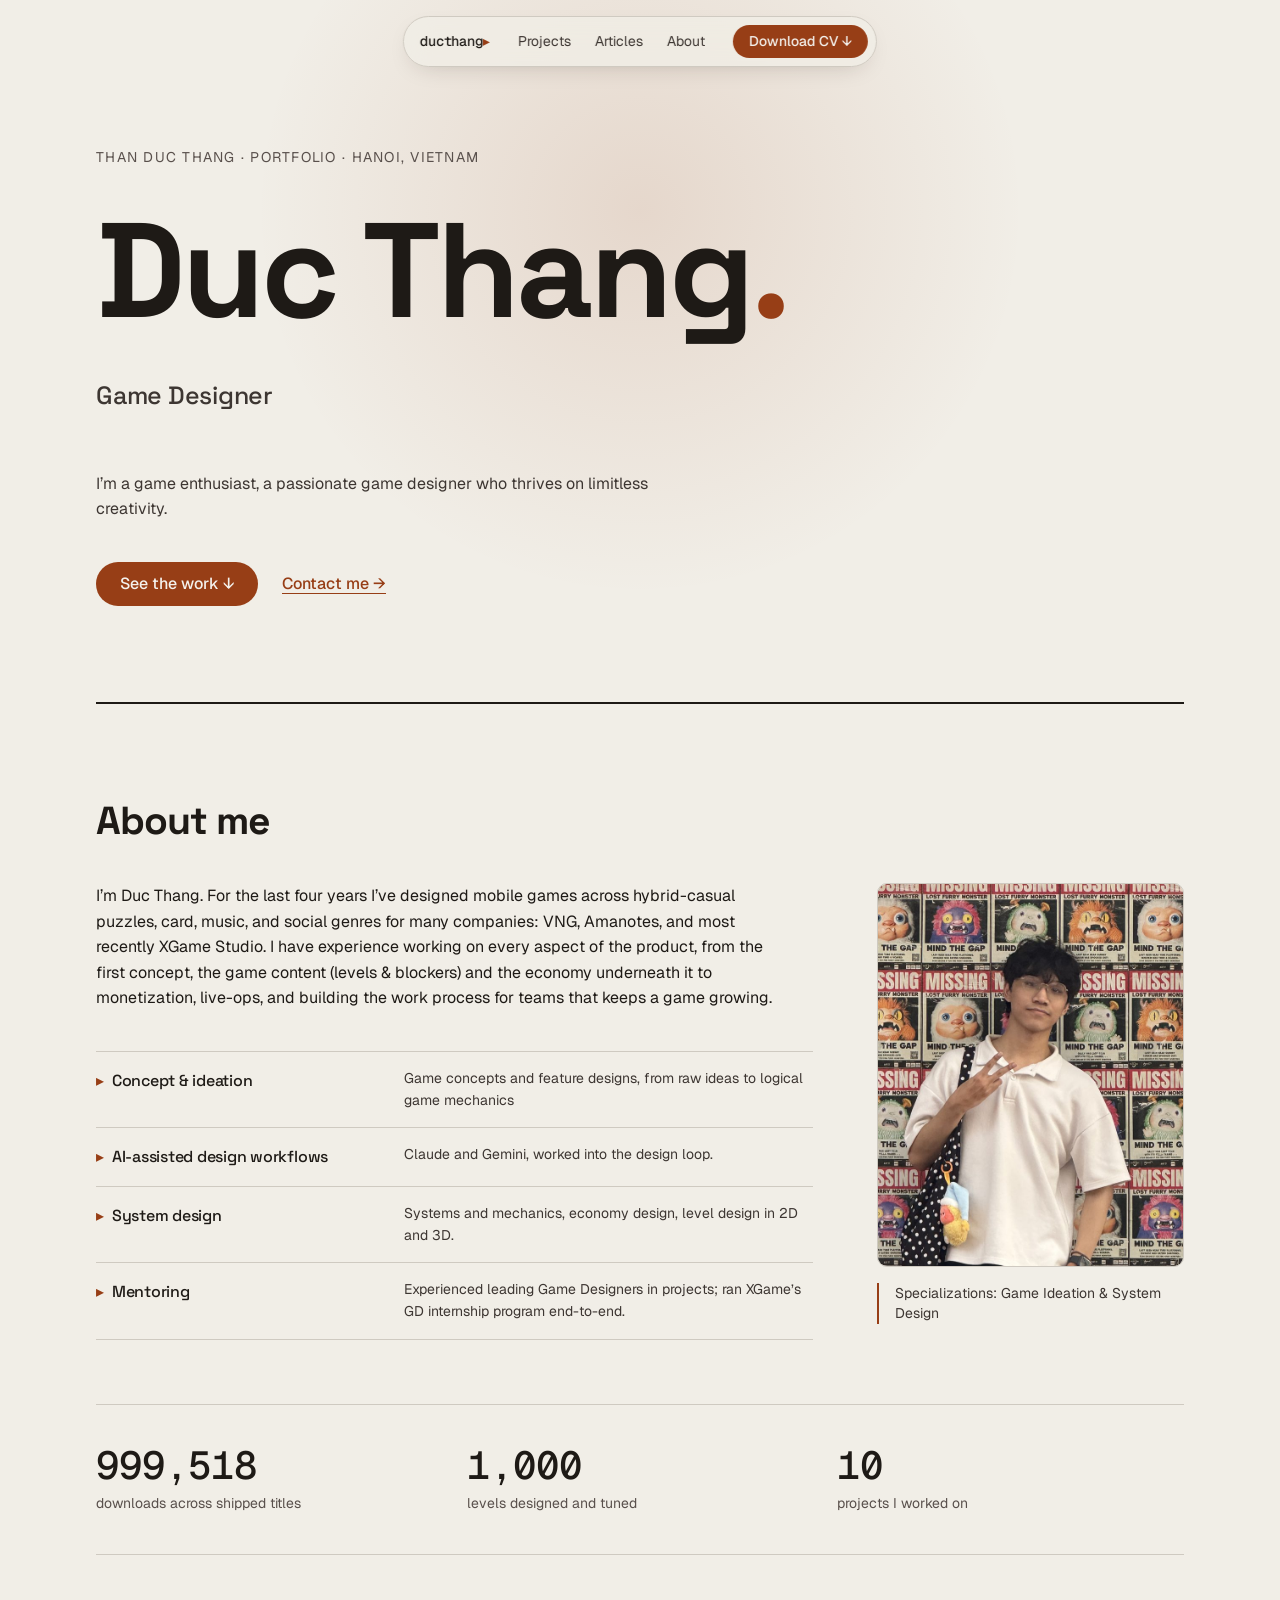
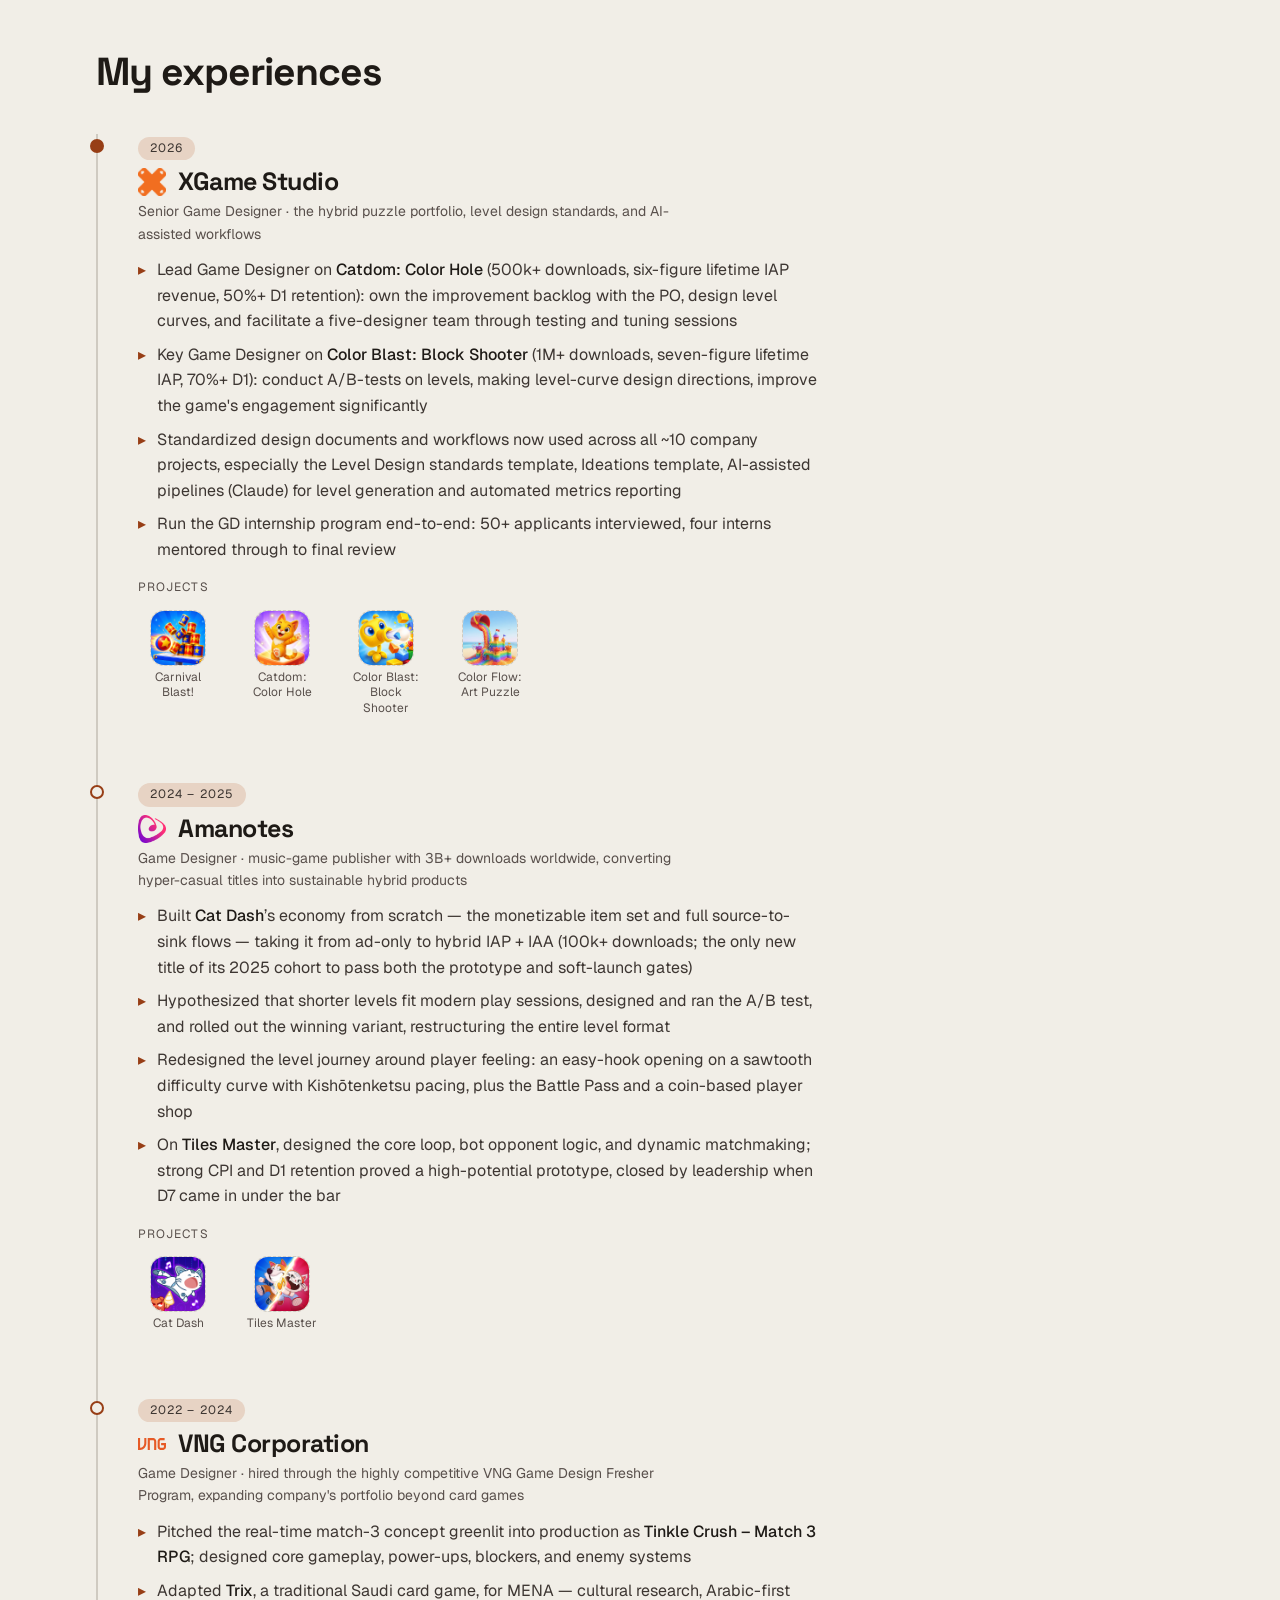
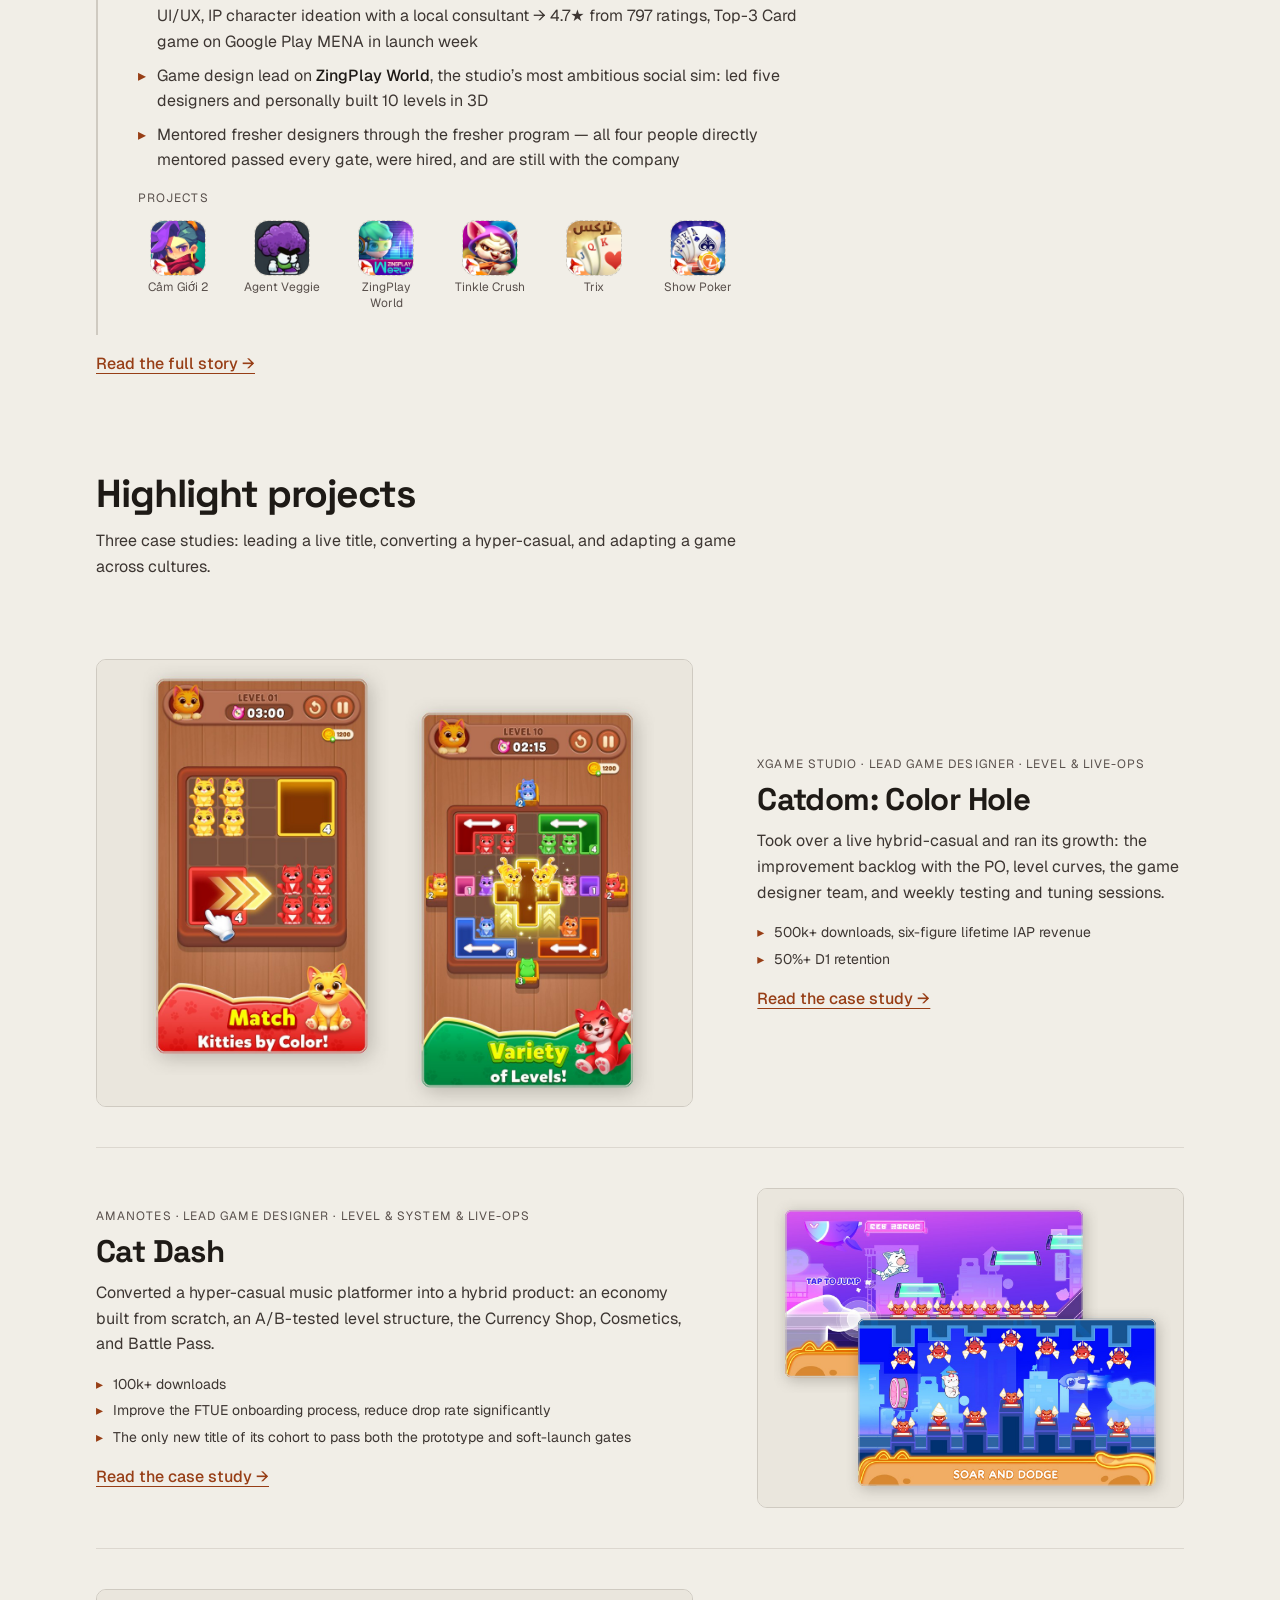
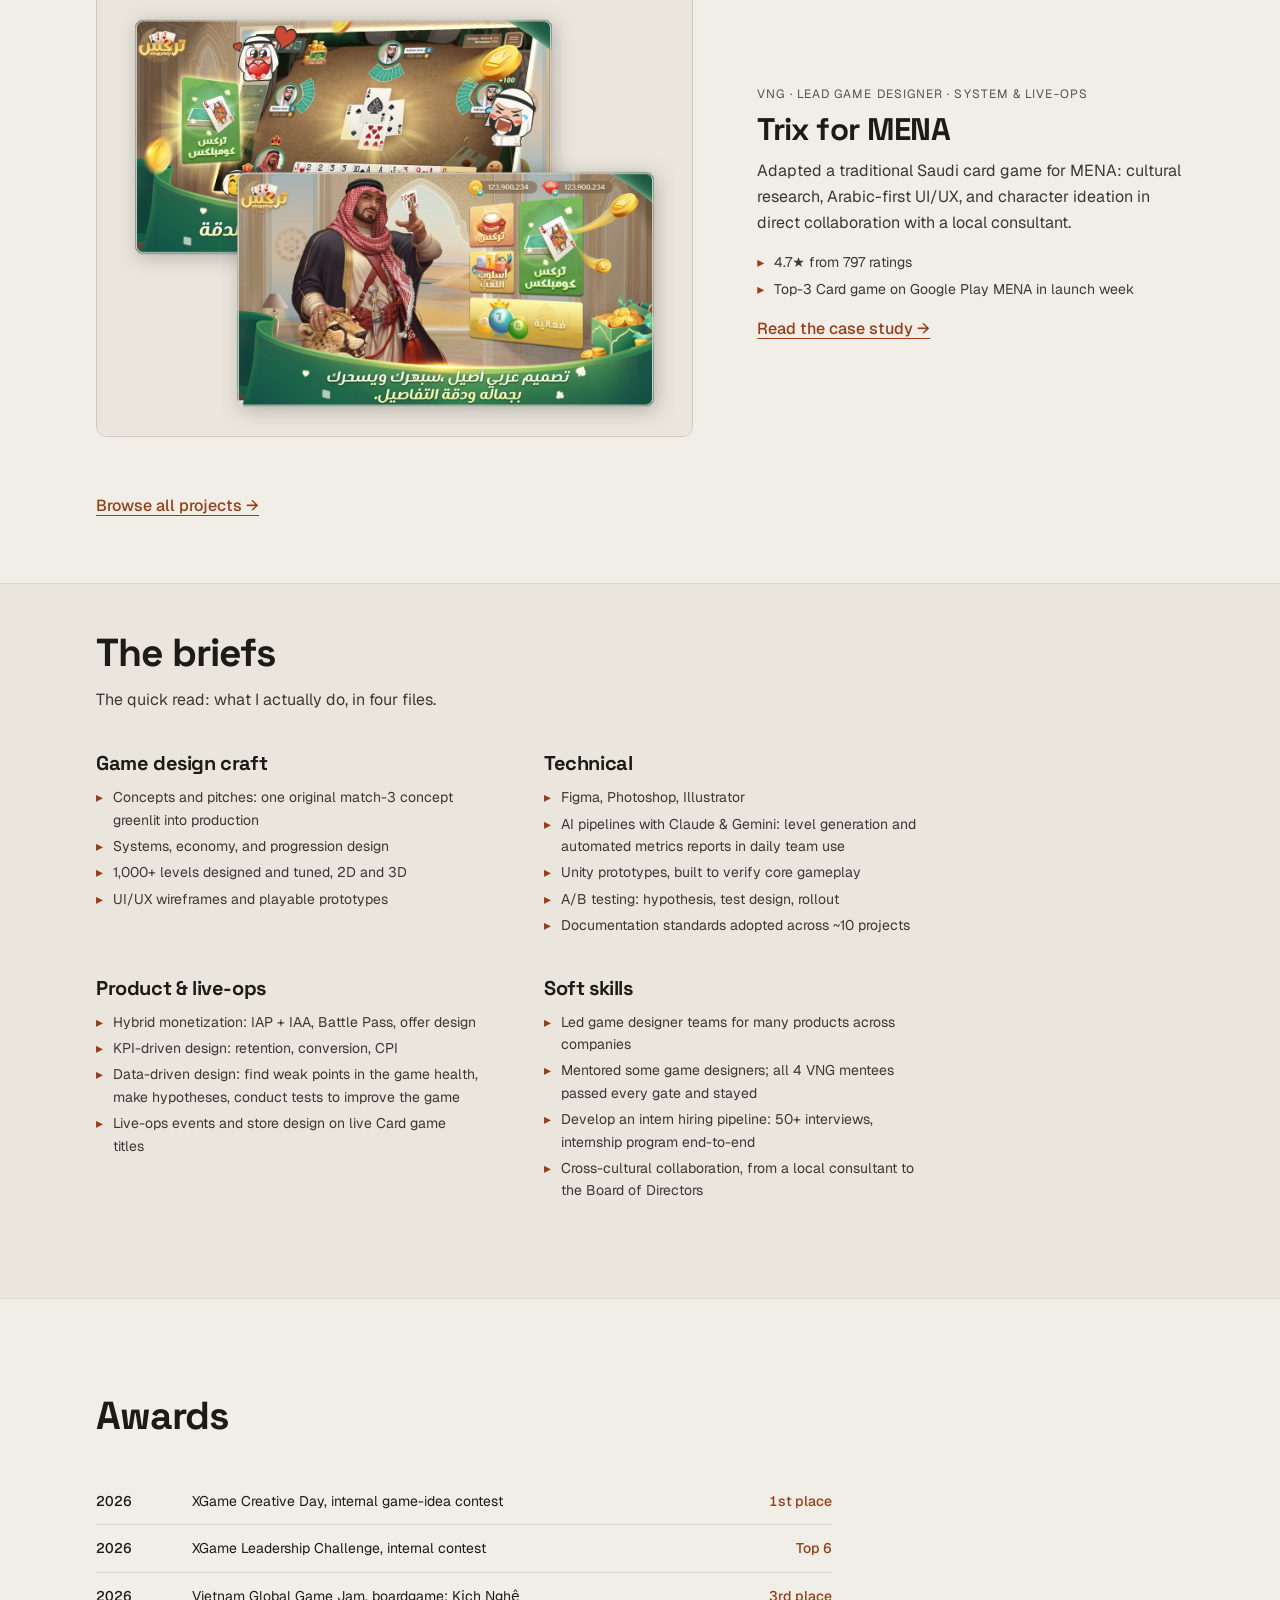
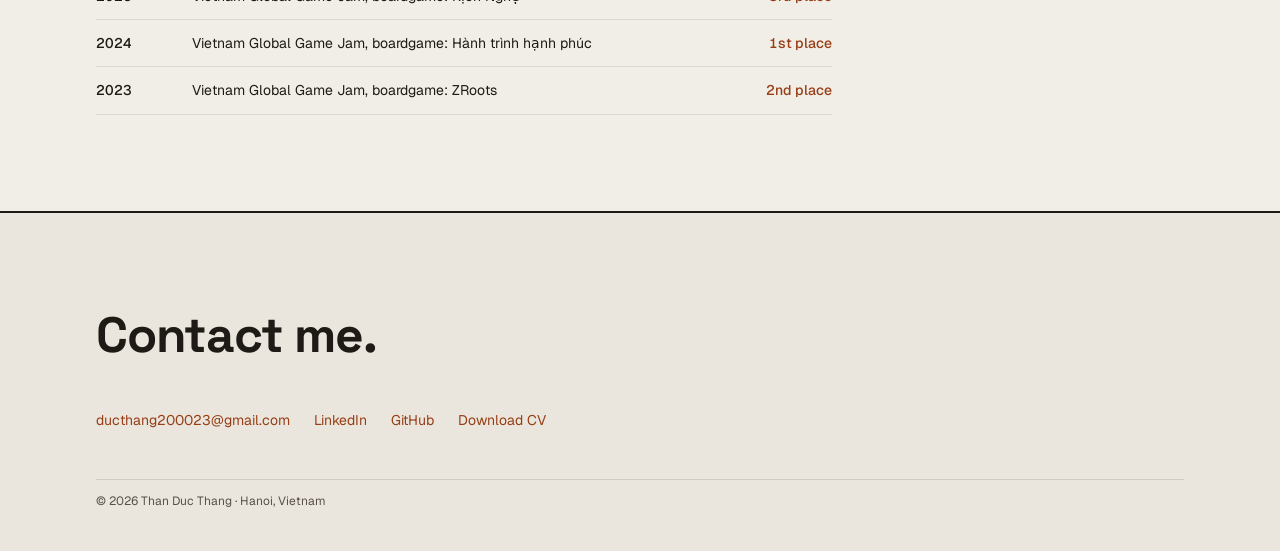
<file: index.html>
<!doctype html>
<html lang="en">

<head>
  <meta charset="utf-8">
  <meta name="viewport" content="width=device-width, initial-scale=1, viewport-fit=cover">
  <title>Than Duc Thang · Game Designer</title>
  <meta name="description"
    content="Than Duc Thang is a Senior Game Designer in Hanoi. Four years across hybrid-casual, card, music, and social games; shipped titles with 1M+ combined downloads.">
  <link rel="icon"
    href="data:image/svg+xml,%3Csvg xmlns='http://www.w3.org/2000/svg' viewBox='0 0 100 100'%3E%3Cpolygon points='25,15 85,50 25,85' fill='%23a04a28'/%3E%3C/svg%3E">
  <link rel="preconnect" href="https://fonts.googleapis.com">
  <link rel="preconnect" href="https://fonts.gstatic.com" crossorigin>
  <link
    href="https://fonts.googleapis.com/css2?family=Space+Grotesk:wght@500;700&family=Geist:wght@400;500&family=Geist+Mono:wght@400;500&display=swap"
    rel="stylesheet">
  <link rel="stylesheet" href="css/site.css">
</head>

<body>
  <a class="skip-link" href="#main">Skip to content</a>

  <nav class="nav-pill" aria-label="Primary">
    <a class="wordmark" href="index.html">ducthang<span class="tick">▸</span></a>
    <ul class="nav-pill__links">
      <li><a href="projects.html">Projects</a></li>
      <li><a href="articles.html">Articles</a></li>
      <li><a href="about.html">About</a></li>
    </ul>
    <button class="nav-toggle" type="button" aria-expanded="false" aria-controls="nav-sheet">Menu</button>
    <a class="nav-cta" aria-label="Download CV (PDF)" href="assets/Than-Duc-Thang-CV.pdf"
      download="Than Duc Thang - CV.pdf"><span class="nav-cta__long">Download CV</span><span
        class="nav-cta__short">CV</span> ↓</a>
  </nav>
  <div class="nav-sheet" id="nav-sheet">
    <ul>
      <li><a href="projects.html">Projects</a></li>
      <li><a href="articles.html">Articles</a></li>
      <li><a href="about.html">About</a></li>
    </ul>
  </div>

  <main id="main">
    <header class="hero">
      <div class="hero__spotlight" aria-hidden="true"></div>
      <div class="wrap hero__inner">
        <p class="hero__meta reveal" style="--i: 0">Than Duc Thang · Portfolio · Hanoi, Vietnam</p>
        <h1 class="hero__display reveal" style="--i: 1">Duc Thang<span class="accent-word">.</span></h1>
        <p class="hero__role reveal" style="--i: 2">Game Designer</p>
        <p class="hero__lede reveal" style="--i: 3">I’m a game enthusiast, a passionate game designer who thrives on
          limitless creativity.</p>
        <div class="hero__ctas reveal" style="--i: 4">
          <a class="btn-fill" href="#work">See the work ↓</a>
          <a class="link" style="margin-block-start: 0;" href="mailto:ducthang200023@gmail.com">Contact me →</a>
        </div>
      </div>
    </header>

    <div class="wrap">
      <hr class="rule-thick">
    </div>

    <section class="wrap about" aria-labelledby="about-title">
      <header class="head-hang">
        <h2 id="about-title">About me</h2>
      </header>

      <div class="about__grid">
        <div class="about__body">
          <p class="about__lede">I’m Duc Thang. For the last four years I’ve designed mobile games across hybrid-casual
            puzzles, card, music, and social genres for many companies: VNG, Amanotes, and most recently XGame Studio. I
            have experience working on every aspect of the product, from the first concept, the game content (levels
            &amp;
            blockers) and the economy underneath it to monetization, live-ops, and building the work process for teams
            that keeps a game growing.</p>

          <ul class="about__skills">
            <li>
              <b>Concept &amp; ideation</b>
              <span>Game concepts and feature designs, from raw ideas to logical game mechanics</span>
            </li>
            <li>
              <b>AI-assisted design workflows</b>
              <span>Claude and Gemini, worked into the design loop.</span>
            </li>
            <li>
              <b>System design</b>
              <span>Systems and mechanics, economy design, level design in 2D and 3D.</span>
            </li>
            <li>
              <b>Mentoring</b>
              <span>Experienced leading Game Designers in projects; ran XGame’s GD internship program end-to-end.</span>
            </li>
          </ul>
        </div>

        <figure class="about__portrait">
          <img src="assets/profile-crop.jpg" alt="Than Duc Thang" width="720" height="900" loading="lazy"
            decoding="async">
          <figcaption>Specializations: Game Ideation &amp; System Design</figcaption>
        </figure>
      </div>
    </section>

    <section class="wrap" aria-label="Numbers">
      <div class="stat-strip">
        <div><b data-count="1000000" data-format="compact" data-suffix="+">1M+</b><span>downloads across shipped
            titles</span></div>
        <div><b data-count="1000" data-suffix="+">1,000+</b><span>levels designed and tuned</span></div>
        <div><b data-count="10" data-suffix="+">10+</b><span>projects I worked on</span></div>
      </div>
    </section>

    <section class="wrap" aria-labelledby="path-title">
      <header class="head-hang">
        <h2 id="path-title">My experiences</h2>
      </header>
      <ol class="xp-tree">
        <li class="is-now">
          <p class="when">2026</p>
          <div class="xp-tree__head">
            <img class="xp-tree__logo" src="assets/logos/xgame.png" alt="" width="28" height="28" loading="lazy">
            <h3>XGame Studio</h3>
          </div>
          <p class="xp-tree__role">Senior Game Designer · the hybrid puzzle portfolio, level design standards, and
            AI-assisted workflows</p>
          <ul>
            <li>Lead Game Designer on <b>Catdom: Color Hole</b> (500k+ downloads, six-figure lifetime IAP revenue, 50%+
              D1 retention): own the improvement backlog with the PO, design level curves, and facilitate a
              five-designer team through testing and tuning sessions</li>
            <li>Key Game Designer on <b>Color Blast: Block Shooter</b> (1M+ downloads, seven-figure lifetime IAP, 70%+
              D1):
              conduct A/B-tests on levels, making level-curve design directions, improve the game's engagement
              significantly</li>
            <li>Standardized design documents and workflows now used across all ~10 company projects, especially the
              Level Design standards template, Ideations template,
              AI-assisted pipelines (Claude) for level generation and automated metrics reporting</li>
            <li>Run the GD internship program end-to-end: 50+ applicants interviewed, four interns mentored through to
              final review</li>
          </ul>
          <div class="xp-projects">
            <p class="xp-projects__label">Projects</p>
            <ul class="app-row">
              <li class="app-chip"><a class="app-chip__link" href="projects.html#carnival-blast"><span
                    class="app-chip__tile"><img src="assets/icons/carnival-blast.png" alt="" width="56" height="56"
                      loading="lazy"></span><span class="app-chip__name">Carnival Blast!</span></a></li>
              <li class="app-chip"><a class="app-chip__link" href="work/catdom.html"><span class="app-chip__tile"><img
                      src="assets/icons/catdom.png" alt="" width="56" height="56" loading="lazy"></span><span
                    class="app-chip__name">Catdom: Color Hole</span></a></li>
              <li class="app-chip"><a class="app-chip__link" href="projects.html#color-blast"><span
                    class="app-chip__tile"><img src="assets/icons/color-blast.png" alt="" width="56" height="56"
                      loading="lazy"></span><span class="app-chip__name">Color Blast: Block Shooter</span></a></li>
              <li class="app-chip"><a class="app-chip__link" href="projects.html#color-flow"><span
                    class="app-chip__tile"><img src="assets/icons/color-flow.png" alt="" width="56" height="56"
                      loading="lazy"></span><span class="app-chip__name">Color Flow: Art Puzzle</span></a></li>
            </ul>
          </div>
        </li>
        <li>
          <p class="when">2024 – 2025</p>
          <div class="xp-tree__head">
            <img class="xp-tree__logo" src="assets/logos/amanotes.png" alt="" width="28" height="28" loading="lazy">
            <h3>Amanotes</h3>
          </div>
          <p class="xp-tree__role">Game Designer · music-game publisher with 3B+ downloads worldwide, converting
            hyper-casual titles into sustainable hybrid products</p>
          <ul>
            <li>Built <b>Cat Dash</b>’s economy from scratch — the monetizable item set and full source-to-sink flows
              — taking it from ad-only to hybrid IAP + IAA (100k+ downloads; the only new title of its 2025 cohort to
              pass
              both the prototype and soft-launch gates)</li>
            <li>Hypothesized that shorter levels fit modern play sessions, designed and ran the A/B test, and rolled out
              the winning variant, restructuring the entire level format</li>
            <li>Redesigned the level journey around player feeling: an easy-hook opening on a sawtooth difficulty curve
              with Kishōtenketsu pacing, plus the Battle Pass and a coin-based player shop</li>
            <li>On <b>Tiles Master</b>, designed the core loop, bot opponent logic, and dynamic matchmaking; strong CPI
              and D1 retention proved a high-potential prototype, closed by leadership when D7 came in under the bar</li>
          </ul>
          <div class="xp-projects">
            <p class="xp-projects__label">Projects</p>
            <ul class="app-row">
              <li class="app-chip"><a class="app-chip__link" href="work/cat-dash.html"><span class="app-chip__tile"><img
                      src="assets/icons/cat-dash.png" alt="" width="56" height="56" loading="lazy"></span><span
                    class="app-chip__name">Cat Dash</span></a></li>
              <li class="app-chip"><a class="app-chip__link" href="projects.html#tiles-master"><span
                    class="app-chip__tile"><img src="assets/icons/tiles-master.png" alt="" width="56" height="56"
                      loading="lazy"></span><span class="app-chip__name">Tiles Master</span></a></li>
            </ul>
          </div>
        </li>
        <li>
          <p class="when">2022 – 2024</p>
          <div class="xp-tree__head">
            <img class="xp-tree__logo" src="assets/logos/vng.svg" alt="" width="28" height="28" loading="lazy">
            <h3>VNG Corporation</h3>
          </div>
          <p class="xp-tree__role">Game Designer · hired through the highly competitive VNG Game Design Fresher Program,
            expanding company's portfolio beyond card games</p>
          <ul>
            <li>Pitched the real-time match-3 concept greenlit into production as <b>Tinkle Crush – Match 3 RPG</b>;
              designed core gameplay, power-ups, blockers, and enemy systems</li>
            <li>Adapted <b>Trix</b>, a traditional Saudi card game, for MENA — cultural research, Arabic-first UI/UX, IP
              character ideation with a local consultant → 4.7★ from 797 ratings, Top-3 Card game on Google Play MENA in
              launch week</li>
            <li>Game design lead on <b>ZingPlay World</b>, the studio’s most ambitious social sim: led five designers
              and personally built 10 levels in 3D</li>
            <li>Mentored fresher designers through the fresher program — all four people directly mentored passed every
              gate, were hired, and are
              still with the company</li>
          </ul>
          <div class="xp-projects">
            <p class="xp-projects__label">Projects</p>
            <ul class="app-row">
              <li class="app-chip"><a class="app-chip__link" href="projects.html#cam-gioi-2"><span
                    class="app-chip__tile"><img src="assets/icons/cam-gioi-2.png" alt="" width="56" height="56"
                      loading="lazy"></span><span class="app-chip__name">Cấm Giới 2</span></a></li>
              <li class="app-chip"><a class="app-chip__link" href="projects.html#agent-veggie"><span
                    class="app-chip__tile"><img src="assets/icons/agent-veggie.png" alt="" width="56" height="56"
                      loading="lazy"></span><span class="app-chip__name">Agent Veggie</span></a></li>
              <li class="app-chip"><a class="app-chip__link" href="projects.html#zingplay-world"><span
                    class="app-chip__tile"><img src="assets/icons/zingplay-world.png" alt="" width="56" height="56"
                      loading="lazy"></span><span class="app-chip__name">ZingPlay World</span></a></li>
              <li class="app-chip"><a class="app-chip__link" href="projects.html#tinkle-crush"><span
                    class="app-chip__tile"><img src="assets/icons/tinkle-crush.png" alt="" width="56" height="56"
                      loading="lazy"></span><span class="app-chip__name">Tinkle Crush</span></a></li>
              <li class="app-chip"><a class="app-chip__link" href="work/trix.html"><span class="app-chip__tile"><img
                      src="assets/icons/trix.png" alt="" width="56" height="56" loading="lazy"></span><span
                    class="app-chip__name">Trix</span></a></li>
              <li class="app-chip"><a class="app-chip__link" href="projects.html#show-poker"><span
                    class="app-chip__tile"><img src="assets/icons/show-poker.png" alt="" width="56" height="56"
                      loading="lazy"></span><span class="app-chip__name">Show Poker</span></a></li>
            </ul>
          </div>
        </li>
      </ol>
      <a class="link" href="about.html">Read the full story →</a>
    </section>

    <section class="wrap" id="work" aria-labelledby="work-title">
      <header class="head-hang">
        <h2 id="work-title">Highlight projects</h2>
        <p>Three case studies: leading a live title, converting a hyper-casual, and adapting a game across cultures.</p>
      </header>

      <article class="case-row">
        <figure class="case-row__media">
          <img src="assets/work/catdom-shots.jpg" alt="Catdom: Color Hole — level 1 and level 10 gameplay" width="1400"
            height="1050" loading="lazy" decoding="async">
        </figure>
        <div>
          <p class="case-row__kicker">XGame Studio · Lead Game Designer · Level & Live-ops</p>
          <h3>Catdom: Color Hole</h3>
          <p class="case-row__hook">Took over a live hybrid-casual and ran its growth: the improvement backlog with the
            PO, level curves, the game designer team, and weekly testing and tuning sessions.</p>
          <ul class="fact-list">
            <li>500k+ downloads, six-figure lifetime IAP revenue</li>
            <li>50%+ D1 retention</li>
          </ul>
          <a class="link" href="work/catdom.html">Read the case study →</a>
        </div>
      </article>

      <article class="case-row case-row--flip">
        <figure class="case-row__media">
          <img src="assets/work/cat-dash-shots.jpg" alt="Cat Dash — rhythm-platformer gameplay" width="1400"
            height="1050" loading="lazy" decoding="async">
        </figure>
        <div>
          <p class="case-row__kicker">Amanotes · Lead Game Designer · Level & System & Live-ops </p>
          <h3>Cat Dash</h3>
          <p class="case-row__hook">Converted a hyper-casual music platformer into a hybrid product: an economy built
            from scratch, an A/B-tested level structure, the Currency Shop, Cosmetics, and Battle Pass.</p>
          <ul class="fact-list">
            <li>100k+ downloads</li>
            <li>Improve the FTUE onboarding process, reduce drop rate significantly</li>
            <li>The only new title of its cohort to pass both the prototype and soft-launch gates</li>
          </ul>
          <a class="link" href="work/cat-dash.html">Read the case study →</a>
        </div>
      </article>

      <article class="case-row">
        <figure class="case-row__media">
          <img src="assets/work/trix-shots.jpg" alt="Trix ZingPlay — Arabic-first card game for MENA" width="1400"
            height="1050" loading="lazy" decoding="async">
        </figure>
        <div>
          <p class="case-row__kicker">VNG · Lead Game Designer · System & Live-ops</p>
          <h3>Trix for MENA</h3>
          <p class="case-row__hook">Adapted a traditional Saudi card game for MENA: cultural research, Arabic-first
            UI/UX, and character ideation in direct collaboration with a local consultant.</p>
          <ul class="fact-list">
            <li>4.7★ from 797 ratings</li>
            <li>Top-3 Card game on Google Play MENA in launch week</li>
          </ul>
          <a class="link" href="work/trix.html">Read the case study →</a>
        </div>
      </article>

      <a class="link" href="projects.html">Browse all projects →</a>
    </section>

    <section class="band" aria-labelledby="briefs-title">
      <div class="wrap">
        <header class="head-hang">
          <h2 id="briefs-title">The briefs</h2>
          <p>The quick read: what I actually do, in four files.</p>
        </header>
        <div class="skills">
          <div>
            <h3>Game design craft</h3>
            <ul>
              <li>Concepts and pitches: one original match-3 concept greenlit into production</li>
              <li>Systems, economy, and progression design</li>
              <li>1,000+ levels designed and tuned, 2D and 3D</li>
              <li>UI/UX wireframes and playable prototypes</li>
            </ul>
          </div>
          <div>
            <h3>Technical</h3>
            <ul>
              <li>Figma, Photoshop, Illustrator</li>
              <li>AI pipelines with Claude &amp; Gemini: level generation and automated metrics reports in daily team
                use</li>
              <li>Unity prototypes, built to verify core gameplay</li>
              <li>A/B testing: hypothesis, test design, rollout</li>
              <li>Documentation standards adopted across ~10 projects</li>
            </ul>
          </div>
          <div>
            <h3>Product &amp; live-ops</h3>
            <ul>
              <li>Hybrid monetization: IAP + IAA, Battle Pass, offer design</li>

              <li>KPI-driven design: retention, conversion, CPI</li>
              <li>Data-driven design: find weak points in the game health, make hypotheses, conduct tests to improve
                the game</li>
              <li>Live-ops events and store design on live Card game titles</li>
            </ul>
          </div>
          <div>
            <h3>Soft skills</h3>
            <ul>
              <li>Led game designer teams for many products across companies</li>
              <li>Mentored some game designers; all 4 VNG mentees passed every gate and stayed</li>
              <li>Develop an intern hiring pipeline: 50+ interviews, internship program end-to-end</li>
              <li>Cross-cultural collaboration, from a local consultant to the Board of Directors</li>
            </ul>
          </div>
        </div>
      </div>
    </section>

    <section class="wrap" aria-labelledby="awards-title">
      <header class="head-hang">
        <h2 id="awards-title">Awards</h2>
      </header>
      <div class="award-rows">
        <div class="row"><b>2026</b><span>XGame Creative Day, internal game-idea contest</span><span class="place">1st
            place</span></div>
        <div class="row"><b>2026</b><span>XGame Leadership Challenge, internal contest</span><span class="place">Top
            6</span></div>
        <div class="row"><b>2026</b><span>Vietnam Global Game Jam, boardgame: Kịch Nghệ</span><span class="place">3rd
            place</span></div>
        <div class="row"><b>2024</b><span>Vietnam Global Game Jam, boardgame: Hành trình hạnh phúc</span><span
            class="place">1st place</span></div>
        <div class="row"><b>2023</b><span>Vietnam Global Game Jam, boardgame: ZRoots</span><span class="place">2nd
            place</span></div>
      </div>
    </section>

  </main>

  <footer class="foot-stmt">
    <div class="wrap foot-stmt__inner">
      <p class="foot-stmt__line">Contact me.</p>
      <ul class="foot-stmt__contacts">
        <li><a href="mailto:ducthang200023@gmail.com">ducthang200023@gmail.com</a></li>
        <li><a href="https://www.linkedin.com/in/ducthang23/">LinkedIn</a></li>
        <li><a href="https://github.com/Kuro2000">GitHub</a></li>
        <li><a href="assets/Than-Duc-Thang-CV.pdf" download="Than Duc Thang - CV.pdf">Download CV</a></li>
      </ul>
      <div class="foot-stmt__meta">
        <span>© 2026 Than Duc Thang · Hanoi, Vietnam</span>
      </div>
    </div>
  </footer>

  <script src="js/site.js"></script>
</body>

</html>
</file>
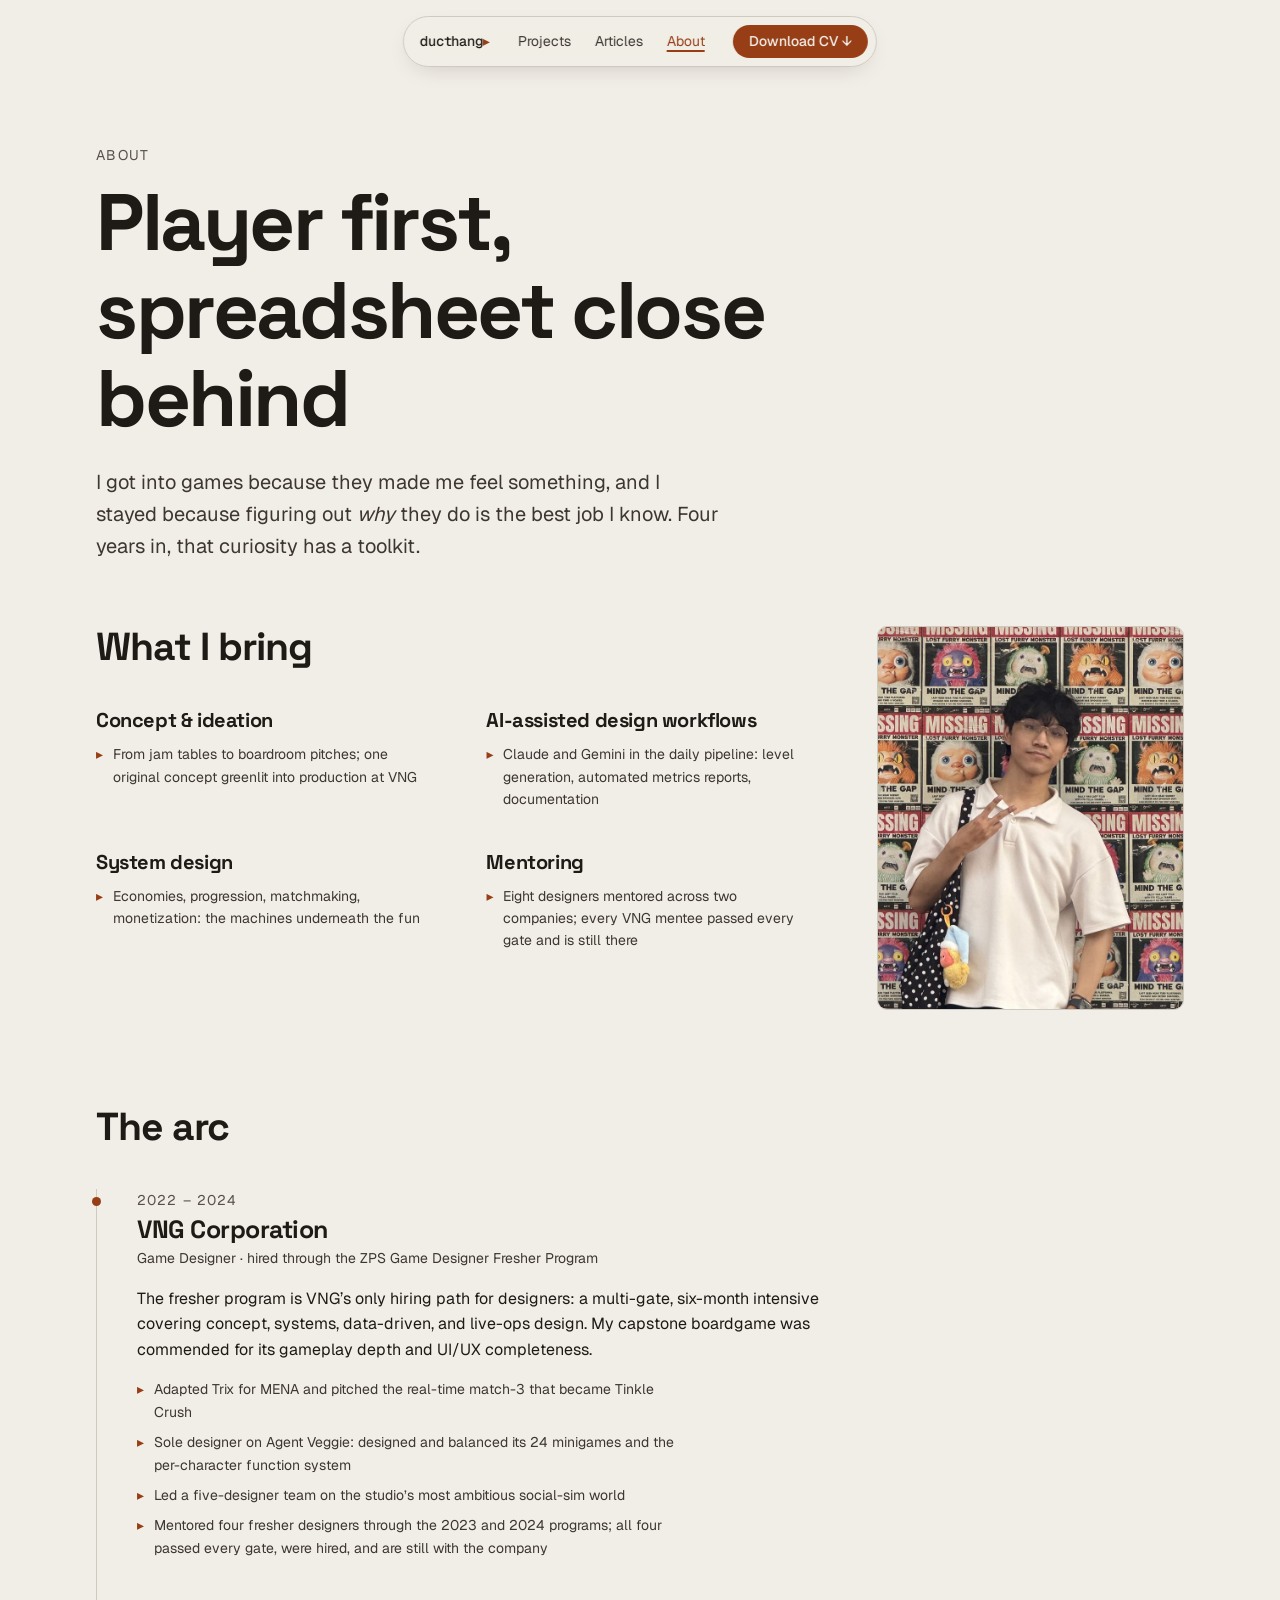
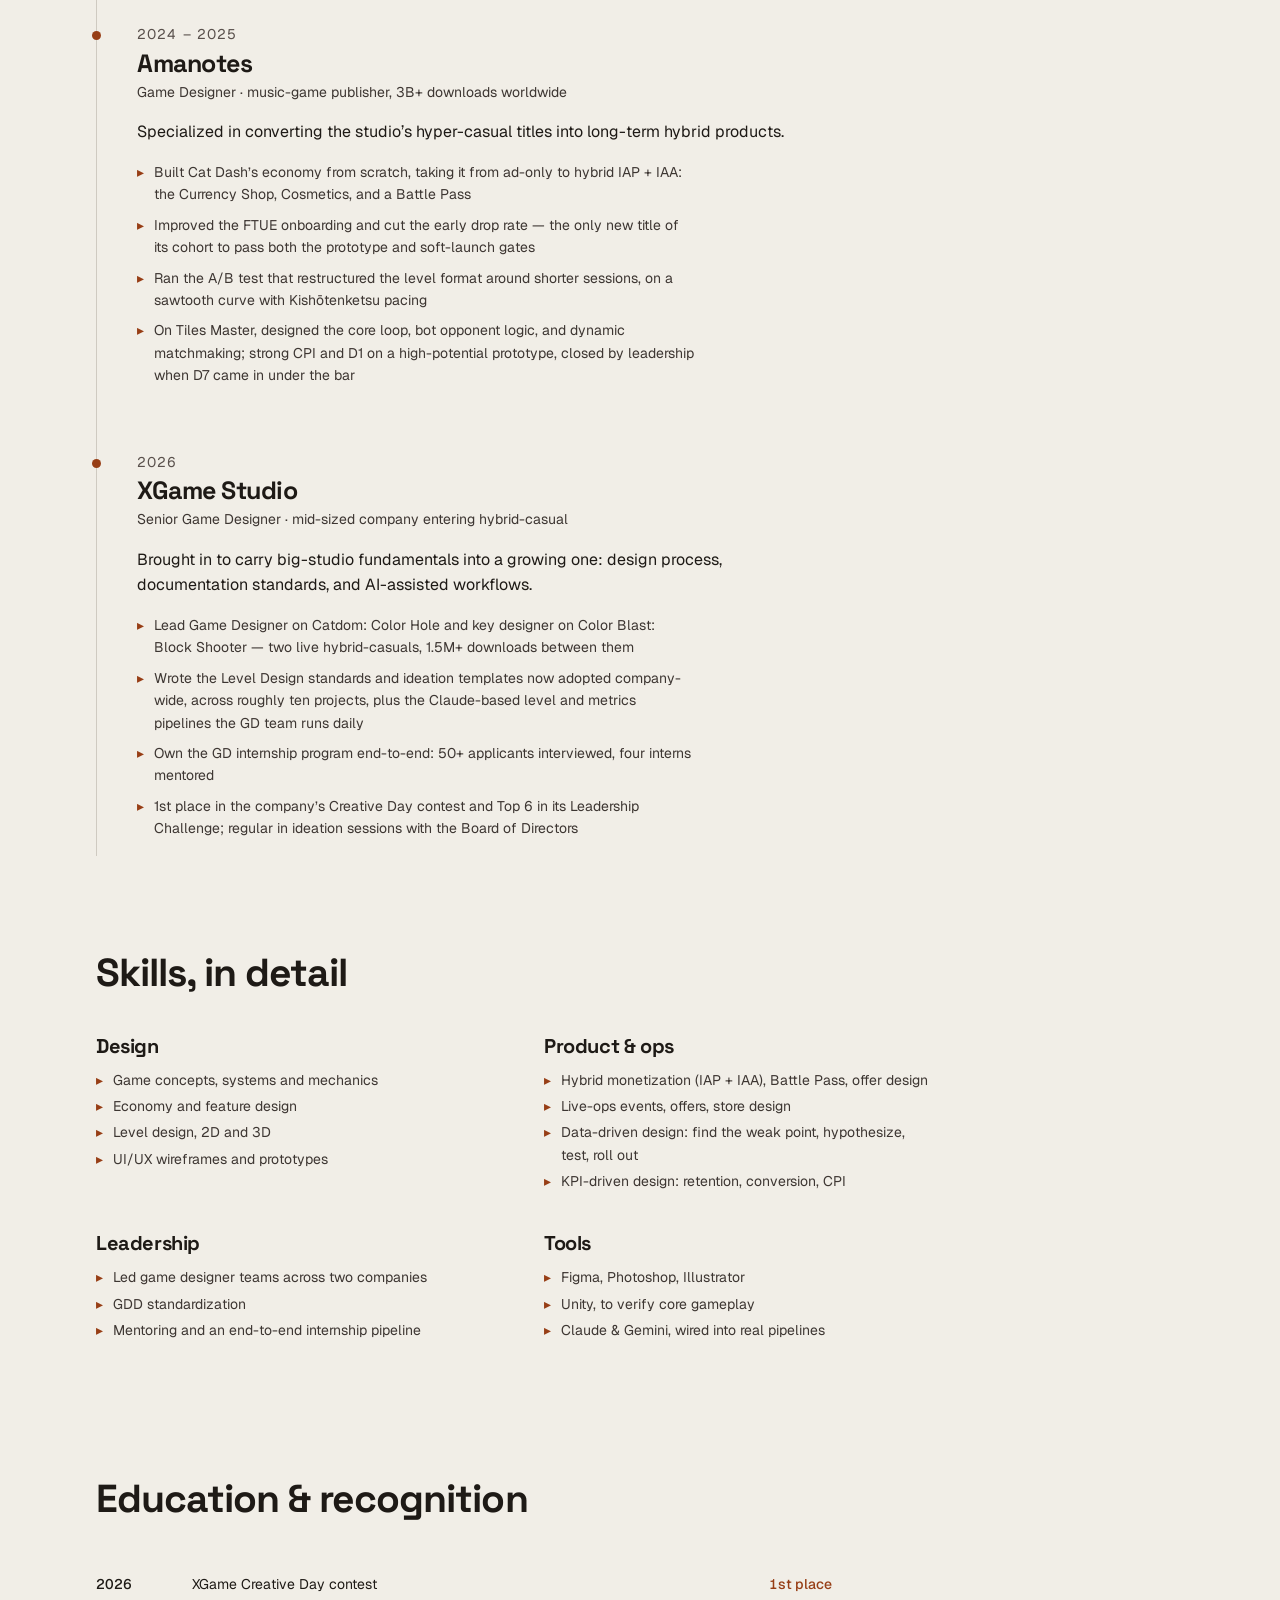
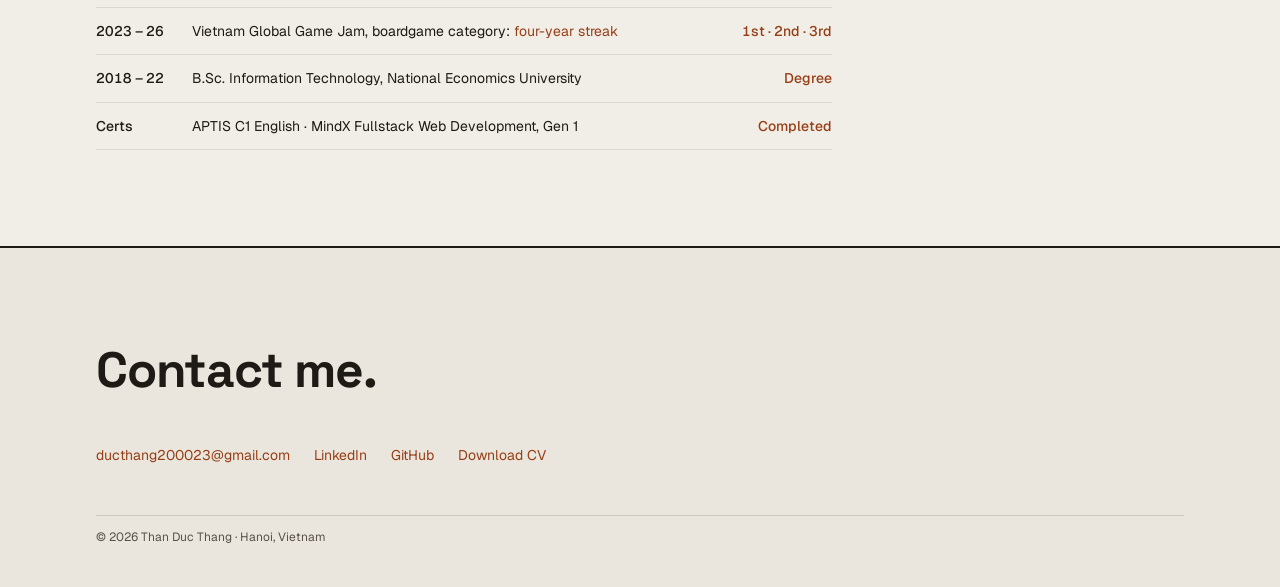
<file: about.html>
<!doctype html>
<html lang="en">
<head>
  <meta charset="utf-8">
  <meta name="viewport" content="width=device-width, initial-scale=1, viewport-fit=cover">
  <title>About · Than Duc Thang</title>
  <meta name="description" content="The arc: VNG's designer fresher program, hybrid conversions at Amanotes, and bringing big-studio process to XGame. Plus mentoring, AI-assisted workflows, and skills.">
  <link rel="icon" href="data:image/svg+xml,%3Csvg xmlns='http://www.w3.org/2000/svg' viewBox='0 0 100 100'%3E%3Cpolygon points='25,15 85,50 25,85' fill='%23a04a28'/%3E%3C/svg%3E">
  <link rel="preconnect" href="https://fonts.googleapis.com">
  <link rel="preconnect" href="https://fonts.gstatic.com" crossorigin>
  <link href="https://fonts.googleapis.com/css2?family=Space+Grotesk:wght@500;700&family=Geist:wght@400;500&family=Geist+Mono:wght@400;500&display=swap" rel="stylesheet">
  <link rel="stylesheet" href="css/site.css">
</head>
<body>
  <a class="skip-link" href="#main">Skip to content</a>

  <nav class="nav-pill" aria-label="Primary">
    <a class="wordmark" href="index.html">ducthang<span class="tick">▸</span></a>
    <ul class="nav-pill__links">
      <li><a href="projects.html">Projects</a></li>
      <li><a href="articles.html">Articles</a></li>
      <li><a href="about.html" aria-current="page">About</a></li>
    </ul>
    <button class="nav-toggle" type="button" aria-expanded="false" aria-controls="nav-sheet">Menu</button>
    <a class="nav-cta" aria-label="Download CV (PDF)" href="assets/Than-Duc-Thang-CV.pdf" download="Than Duc Thang - CV.pdf"><span class="nav-cta__long">Download CV</span><span class="nav-cta__short">CV</span> ↓</a>
  </nav>
  <div class="nav-sheet" id="nav-sheet">
    <ul>
      <li><a href="projects.html">Projects</a></li>
      <li><a href="articles.html">Articles</a></li>
      <li><a href="about.html" aria-current="page">About</a></li>
    </ul>
  </div>

  <main id="main">
    <header class="page-head wrap">
      <p class="page-head__kicker reveal" style="--i: 0">About</p>
      <h1 class="reveal" style="--i: 1">Player first, spreadsheet close behind</h1>
      <p class="page-head__lede reveal" style="--i: 2">I got into games because they made me feel something, and I stayed because figuring out <em>why</em> they do is the best job I know. Four years in, that curiosity has a toolkit.</p>
    </header>

    <section class="wrap" aria-labelledby="bring-title">
      <div class="bring">
        <div class="bring__col">
          <header class="head-hang" style="padding-block-start: var(--space-lg);">
            <h2 id="bring-title">What I bring</h2>
          </header>
          <div class="skills">
          <div>
            <h3>Concept &amp; ideation</h3>
            <ul>
              <li>From jam tables to boardroom pitches; one original concept greenlit into production at VNG</li>
            </ul>
          </div>
          <div>
            <h3>AI-assisted design workflows</h3>
            <ul>
              <li>Claude and Gemini in the daily pipeline: level generation, automated metrics reports, documentation</li>
            </ul>
          </div>
          <div>
            <h3>System design</h3>
            <ul>
              <li>Economies, progression, matchmaking, monetization: the machines underneath the fun</li>
            </ul>
          </div>
          <div>
            <h3>Mentoring</h3>
            <ul>
              <li>Eight designers mentored across two companies; every VNG mentee passed every gate and is still there</li>
            </ul>
          </div>
          </div>
        </div>
        <figure class="about__portrait">
          <img src="assets/profile-crop.jpg" alt="Than Duc Thang" width="720" height="900" loading="lazy"
            decoding="async">
        </figure>
      </div>
    </section>

    <section class="wrap" aria-labelledby="arc-title">
      <header class="head-hang">
        <h2 id="arc-title">The arc</h2>
      </header>
      <ol class="timeline">
        <li>
          <p class="timeline__when">2022 – 2024</p>
          <h3>VNG Corporation</h3>
          <p class="timeline__role">Game Designer · hired through the ZPS Game Designer Fresher Program</p>
          <p>The fresher program is VNG’s only hiring path for designers: a multi-gate, six-month intensive covering concept, systems, data-driven, and live-ops design. My capstone boardgame was commended for its gameplay depth and UI/UX completeness.</p>
          <ul>
            <li>Adapted Trix for MENA and pitched the real-time match-3 that became Tinkle Crush</li>
            <li>Sole designer on Agent Veggie: designed and balanced its 24 minigames and the per-character function system</li>
            <li>Led a five-designer team on the studio’s most ambitious social-sim world</li>
            <li>Mentored four fresher designers through the 2023 and 2024 programs; all four passed every gate, were hired, and are still with the company</li>
          </ul>
        </li>
        <li>
          <p class="timeline__when">2024 – 2025</p>
          <h3>Amanotes</h3>
          <p class="timeline__role">Game Designer · music-game publisher, 3B+ downloads worldwide</p>
          <p>Specialized in converting the studio’s hyper-casual titles into long-term hybrid products.</p>
          <ul>
            <li>Built Cat Dash’s economy from scratch, taking it from ad-only to hybrid IAP + IAA: the Currency Shop, Cosmetics, and a Battle Pass</li>
            <li>Improved the FTUE onboarding and cut the early drop rate — the only new title of its cohort to pass both the prototype and soft-launch gates</li>
            <li>Ran the A/B test that restructured the level format around shorter sessions, on a sawtooth curve with Kishōtenketsu pacing</li>
            <li>On Tiles Master, designed the core loop, bot opponent logic, and dynamic matchmaking; strong CPI and D1 on a high-potential prototype, closed by leadership when D7 came in under the bar</li>
          </ul>
        </li>
        <li>
          <p class="timeline__when">2026</p>
          <h3>XGame Studio</h3>
          <p class="timeline__role">Senior Game Designer · mid-sized company entering hybrid-casual</p>
          <p>Brought in to carry big-studio fundamentals into a growing one: design process, documentation standards, and AI-assisted workflows.</p>
          <ul>
            <li>Lead Game Designer on Catdom: Color Hole and key designer on Color Blast: Block Shooter — two live hybrid-casuals, 1.5M+ downloads between them</li>
            <li>Wrote the Level Design standards and ideation templates now adopted company-wide, across roughly ten projects, plus the Claude-based level and metrics pipelines the GD team runs daily</li>
            <li>Own the GD internship program end-to-end: 50+ applicants interviewed, four interns mentored</li>
            <li>1st place in the company’s Creative Day contest and Top 6 in its Leadership Challenge; regular in ideation sessions with the Board of Directors</li>
          </ul>
        </li>
      </ol>
    </section>

    <section class="wrap" aria-labelledby="skills-title">
      <header class="head-hang">
        <h2 id="skills-title">Skills, in detail</h2>
      </header>
      <div class="skills">
        <div>
          <h3>Design</h3>
          <ul>
            <li>Game concepts, systems and mechanics</li>
            <li>Economy and feature design</li>
            <li>Level design, 2D and 3D</li>
            <li>UI/UX wireframes and prototypes</li>
          </ul>
        </div>
        <div>
          <h3>Product &amp; ops</h3>
          <ul>
            <li>Hybrid monetization (IAP + IAA), Battle Pass, offer design</li>
            <li>Live-ops events, offers, store design</li>
            <li>Data-driven design: find the weak point, hypothesize, test, roll out</li>
            <li>KPI-driven design: retention, conversion, CPI</li>
          </ul>
        </div>
        <div>
          <h3>Leadership</h3>
          <ul>
            <li>Led game designer teams across two companies</li>
            <li>GDD standardization</li>
            <li>Mentoring and an end-to-end internship pipeline</li>
          </ul>
        </div>
        <div>
          <h3>Tools</h3>
          <ul>
            <li>Figma, Photoshop, Illustrator</li>
            <li>Unity, to verify core gameplay</li>
            <li>Claude &amp; Gemini, wired into real pipelines</li>
          </ul>
        </div>
      </div>
    </section>

    <section class="wrap" aria-labelledby="edu-title">
      <header class="head-hang">
        <h2 id="edu-title">Education &amp; recognition</h2>
      </header>
      <div class="award-rows">
        <div class="row"><b>2026</b><span>XGame Creative Day contest</span><span class="place">1st place</span></div>
        <div class="row"><b>2023 – 26</b><span>Vietnam Global Game Jam, boardgame category: <a href="projects.html#boardgames">four-year streak</a></span><span class="place">1st · 2nd · 3rd</span></div>
        <div class="row"><b>2018 – 22</b><span>B.Sc. Information Technology, National Economics University</span><span class="place">Degree</span></div>
        <div class="row"><b>Certs</b><span>APTIS C1 English · MindX Fullstack Web Development, Gen 1</span><span class="place">Completed</span></div>
      </div>
    </section>
  </main>

  <footer class="foot-stmt">
    <div class="wrap foot-stmt__inner">
      <p class="foot-stmt__line">Contact me.</p>
      <ul class="foot-stmt__contacts">
        <li><a href="mailto:ducthang200023@gmail.com">ducthang200023@gmail.com</a></li>
        <li><a href="https://www.linkedin.com/in/ducthang23/">LinkedIn</a></li>
        <li><a href="https://github.com/Kuro2000">GitHub</a></li>
        <li><a href="assets/Than-Duc-Thang-CV.pdf" download="Than Duc Thang - CV.pdf">Download CV</a></li>
      </ul>
      <div class="foot-stmt__meta">
        <span>© 2026 Than Duc Thang · Hanoi, Vietnam</span>
      </div>
    </div>
  </footer>

  <script src="js/site.js"></script>
</body>
</html>
</file>
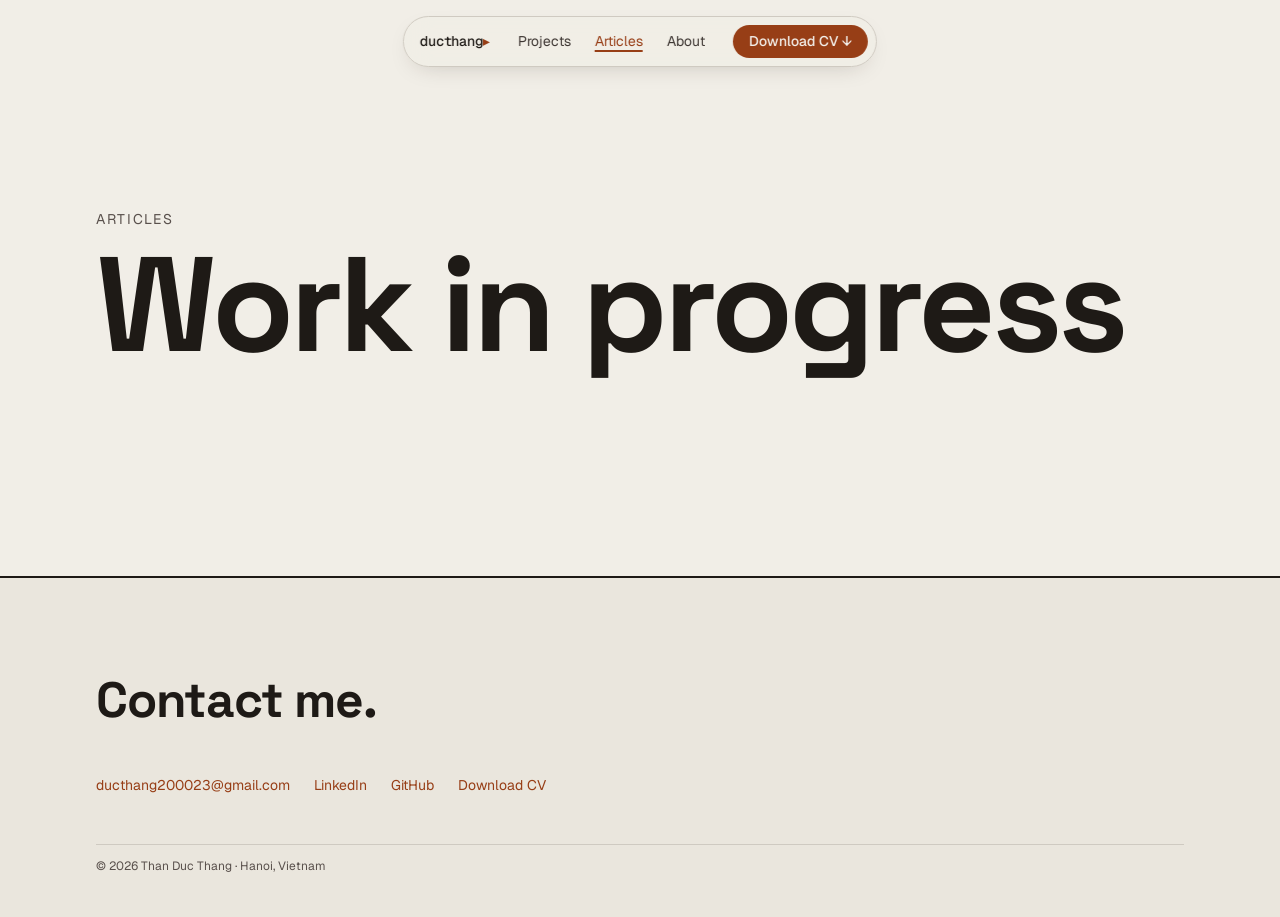
<file: articles.html>
<!doctype html>
<html lang="en">
<head>
  <meta charset="utf-8">
  <meta name="viewport" content="width=device-width, initial-scale=1, viewport-fit=cover">
  <title>Articles · Than Duc Thang</title>
  <meta name="description" content="Articles by Than Duc Thang — coming soon.">
  <link rel="icon" href="data:image/svg+xml,%3Csvg xmlns='http://www.w3.org/2000/svg' viewBox='0 0 100 100'%3E%3Cpolygon points='25,15 85,50 25,85' fill='%23a04a28'/%3E%3C/svg%3E">
  <link rel="preconnect" href="https://fonts.googleapis.com">
  <link rel="preconnect" href="https://fonts.gstatic.com" crossorigin>
  <link href="https://fonts.googleapis.com/css2?family=Space+Grotesk:wght@500;700&family=Geist:wght@400;500&family=Geist+Mono:wght@400;500&display=swap" rel="stylesheet">
  <link rel="stylesheet" href="css/site.css">
</head>
<body>
  <a class="skip-link" href="#main">Skip to content</a>

  <nav class="nav-pill" aria-label="Primary">
    <a class="wordmark" href="index.html">ducthang<span class="tick">▸</span></a>
    <ul class="nav-pill__links">
      <li><a href="projects.html">Projects</a></li>
      <li><a href="articles.html" aria-current="page">Articles</a></li>
      <li><a href="about.html">About</a></li>
    </ul>
    <button class="nav-toggle" type="button" aria-expanded="false" aria-controls="nav-sheet">Menu</button>
    <a class="nav-cta" aria-label="Download CV (PDF)" href="assets/Than-Duc-Thang-CV.pdf" download="Than Duc Thang - CV.pdf"><span class="nav-cta__long">Download CV</span><span class="nav-cta__short">CV</span> ↓</a>
  </nav>
  <div class="nav-sheet" id="nav-sheet">
    <ul>
      <li><a href="projects.html">Projects</a></li>
      <li><a href="articles.html" aria-current="page">Articles</a></li>
      <li><a href="about.html">About</a></li>
    </ul>
  </div>

  <main id="main">
    <section class="wrap wip">
      <p class="wip__kicker reveal" style="--i: 0">Articles</p>
      <h1 class="wip__title reveal" style="--i: 1">Work in progress</h1>
    </section>
  </main>

  <footer class="foot-stmt">
    <div class="wrap foot-stmt__inner">
      <p class="foot-stmt__line">Contact me.</p>
      <ul class="foot-stmt__contacts">
        <li><a href="mailto:ducthang200023@gmail.com">ducthang200023@gmail.com</a></li>
        <li><a href="https://www.linkedin.com/in/ducthang23/">LinkedIn</a></li>
        <li><a href="https://github.com/Kuro2000">GitHub</a></li>
        <li><a href="assets/Than-Duc-Thang-CV.pdf" download="Than Duc Thang - CV.pdf">Download CV</a></li>
      </ul>
      <div class="foot-stmt__meta">
        <span>© 2026 Than Duc Thang · Hanoi, Vietnam</span>
      </div>
    </div>
  </footer>

  <script src="js/site.js"></script>
</body>
</html>
</file>
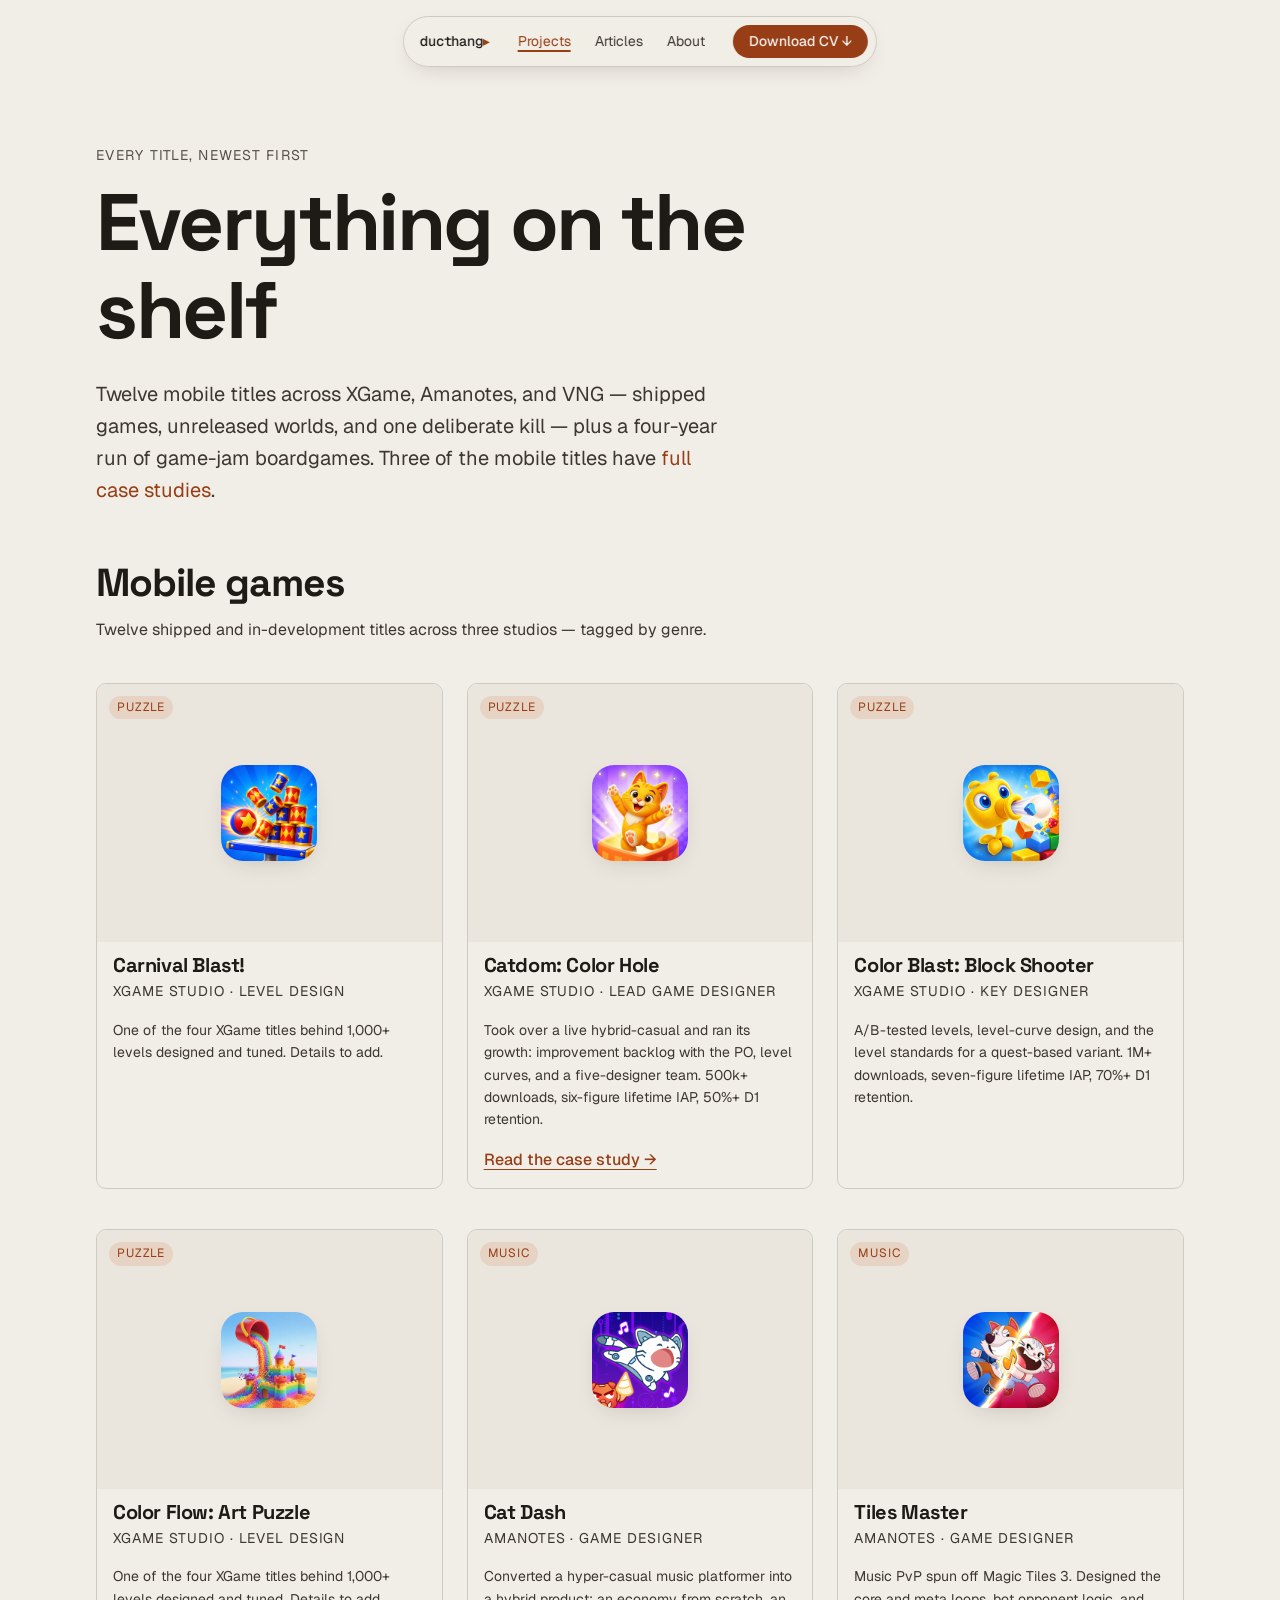
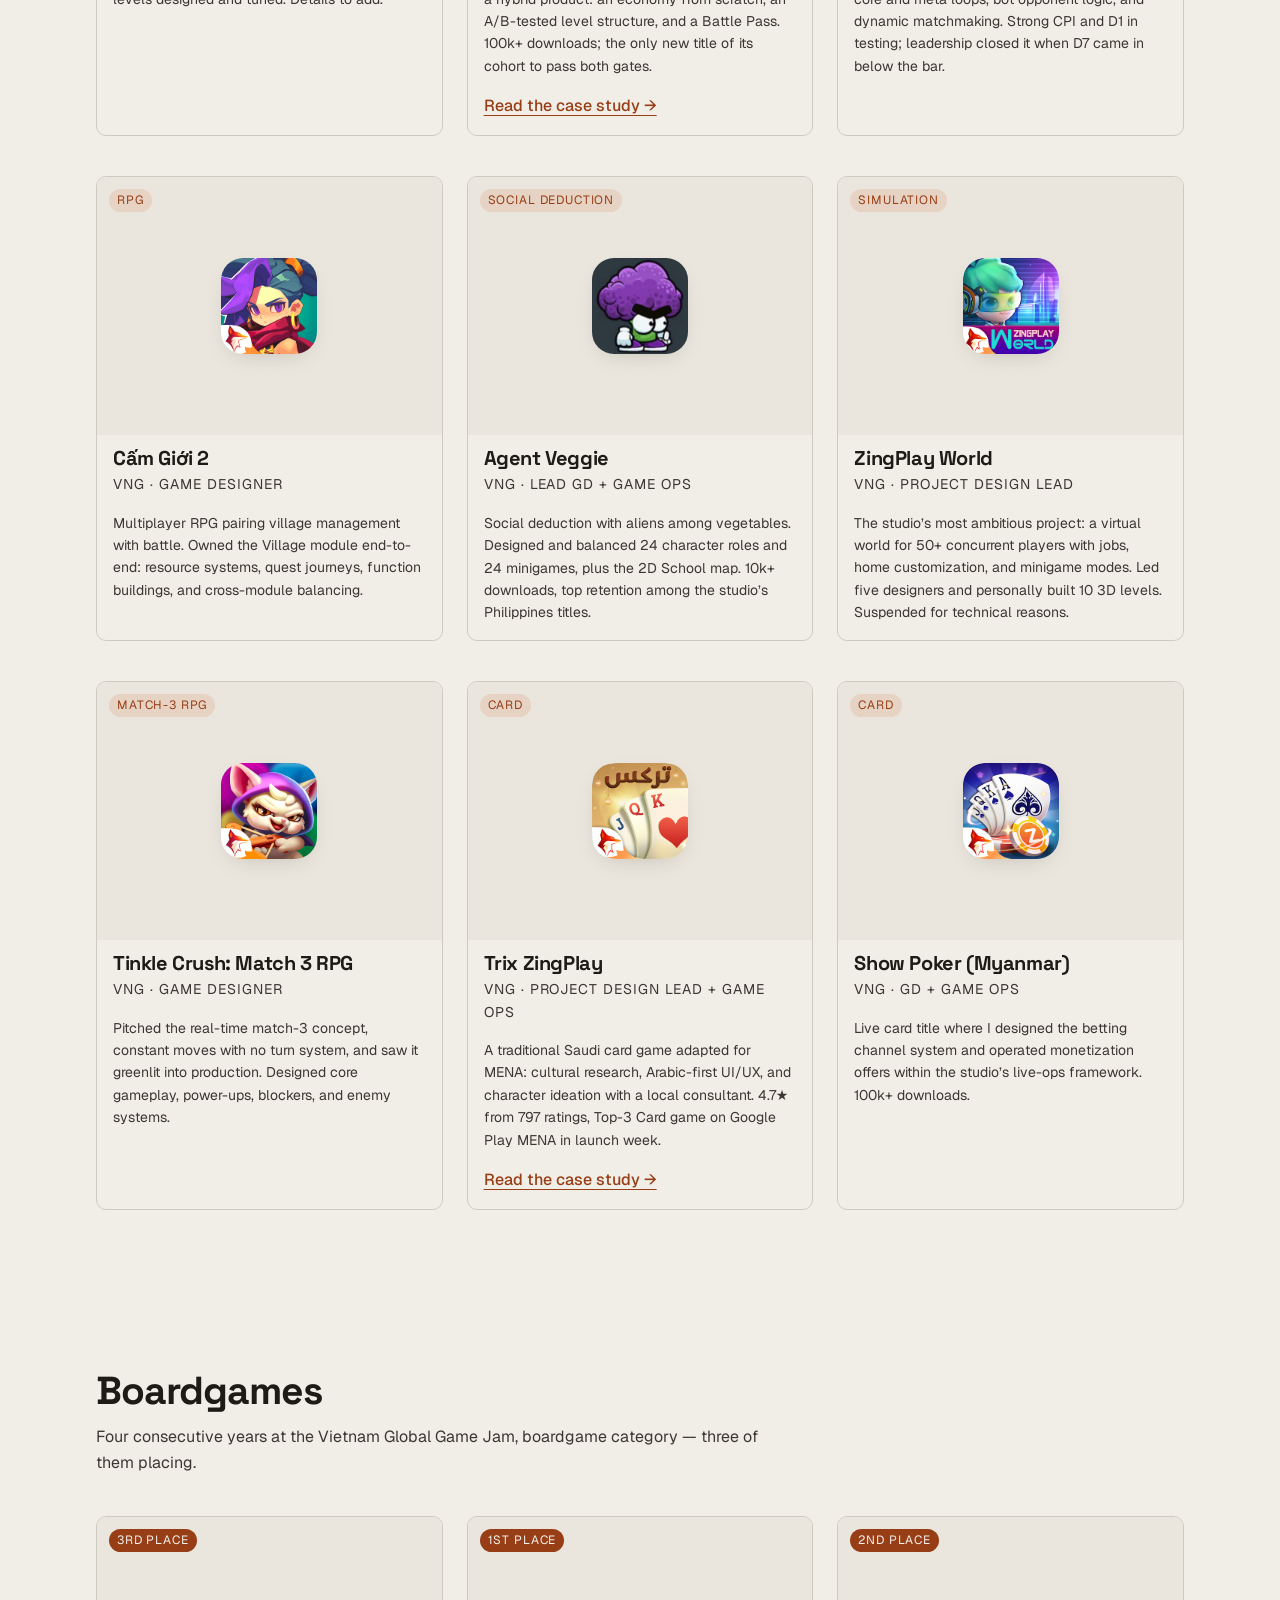
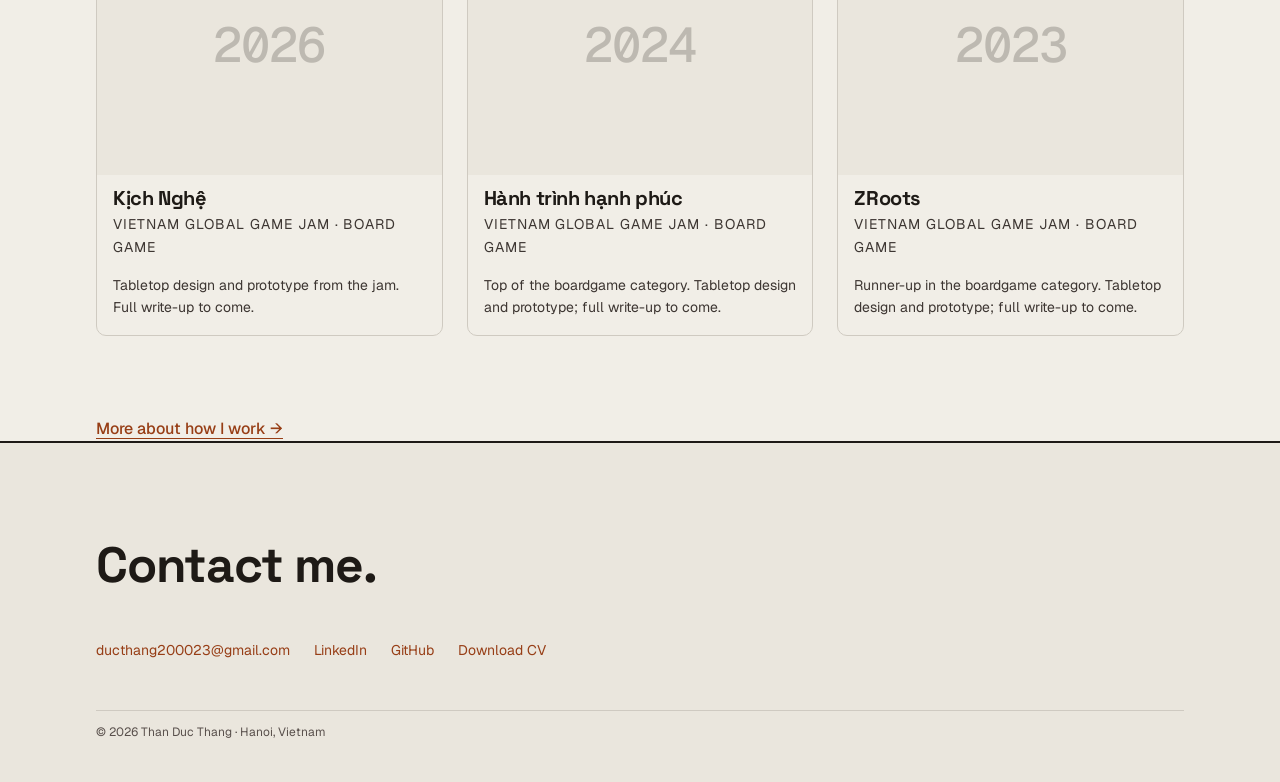
<file: projects.html>
<!doctype html>
<html lang="en">
<head>
  <meta charset="utf-8">
  <meta name="viewport" content="width=device-width, initial-scale=1, viewport-fit=cover">
  <title>Projects · Than Duc Thang</title>
  <meta name="description" content="All projects by Than Duc Thang: shipped mobile titles across puzzle, card, music, and RPG genres, plus a four-year run of game-jam boardgames.">
  <link rel="icon" href="data:image/svg+xml,%3Csvg xmlns='http://www.w3.org/2000/svg' viewBox='0 0 100 100'%3E%3Cpolygon points='25,15 85,50 25,85' fill='%23a04a28'/%3E%3C/svg%3E">
  <link rel="preconnect" href="https://fonts.googleapis.com">
  <link rel="preconnect" href="https://fonts.gstatic.com" crossorigin>
  <link href="https://fonts.googleapis.com/css2?family=Space+Grotesk:wght@500;700&family=Geist:wght@400;500&family=Geist+Mono:wght@400;500&display=swap" rel="stylesheet">
  <link rel="stylesheet" href="css/site.css">
</head>
<body>
  <a class="skip-link" href="#main">Skip to content</a>

  <nav class="nav-pill" aria-label="Primary">
    <a class="wordmark" href="index.html">ducthang<span class="tick">▸</span></a>
    <ul class="nav-pill__links">
      <li><a href="projects.html" aria-current="page">Projects</a></li>
      <li><a href="articles.html">Articles</a></li>
      <li><a href="about.html">About</a></li>
    </ul>
    <button class="nav-toggle" type="button" aria-expanded="false" aria-controls="nav-sheet">Menu</button>
    <a class="nav-cta" aria-label="Download CV (PDF)" href="assets/Than-Duc-Thang-CV.pdf" download="Than Duc Thang - CV.pdf"><span class="nav-cta__long">Download CV</span><span class="nav-cta__short">CV</span> ↓</a>
  </nav>
  <div class="nav-sheet" id="nav-sheet">
    <ul>
      <li><a href="projects.html" aria-current="page">Projects</a></li>
      <li><a href="articles.html">Articles</a></li>
      <li><a href="about.html">About</a></li>
    </ul>
  </div>

  <main id="main">
    <header class="page-head wrap">
      <p class="page-head__kicker reveal" style="--i: 0">Every title, newest first</p>
      <h1 class="reveal" style="--i: 1">Everything on the shelf</h1>
      <p class="page-head__lede reveal" style="--i: 2">Twelve mobile titles across XGame, Amanotes, and VNG — shipped games, unreleased worlds, and one deliberate kill — plus a four-year run of game-jam boardgames. Three of the mobile titles have <a href="index.html#work">full case studies</a>.</p>
    </header>

    <section class="wrap" aria-labelledby="mobile-title">
      <header class="head-hang head-hang--flush">
        <h2 id="mobile-title">Mobile games</h2>
        <p>Twelve shipped and in-development titles across three studios — tagged by genre.</p>
      </header>

      <div class="project-grid">
        <article class="project" id="carnival-blast">
          <div class="project__tile" aria-hidden="true">
            <img class="project__icon" src="assets/icons/carnival-blast.png" alt="" width="96" height="96" loading="lazy">
            <span class="project__genre">Puzzle</span>
          </div>
          <div class="project__body">
            <h3>Carnival Blast!</h3>
            <p class="project__role">XGame Studio · Level design</p>
            <p>One of the four XGame titles behind 1,000+ levels designed and tuned. Details to add.</p>
          </div>
        </article>

        <article class="project" id="catdom">
          <div class="project__tile" aria-hidden="true">
            <img class="project__icon" src="assets/icons/catdom.png" alt="" width="96" height="96" loading="lazy">
            <span class="project__genre">Puzzle</span>
          </div>
          <div class="project__body">
            <h3>Catdom: Color Hole</h3>
            <p class="project__role">XGame Studio · Lead Game Designer</p>
            <p>Took over a live hybrid-casual and ran its growth: improvement backlog with the PO, level curves, and a five-designer team. 500k+ downloads, six-figure lifetime IAP, 50%+ D1 retention.</p>
            <a class="link" href="work/catdom.html">Read the case study →</a>
          </div>
        </article>

        <article class="project" id="color-blast">
          <div class="project__tile" aria-hidden="true">
            <img class="project__icon" src="assets/icons/color-blast.png" alt="" width="96" height="96" loading="lazy">
            <span class="project__genre">Puzzle</span>
          </div>
          <div class="project__body">
            <h3>Color Blast: Block Shooter</h3>
            <p class="project__role">XGame Studio · Key designer</p>
            <p>A/B-tested levels, level-curve design, and the level standards for a quest-based variant. 1M+ downloads, seven-figure lifetime IAP, 70%+ D1 retention.</p>
          </div>
        </article>

        <article class="project" id="color-flow">
          <div class="project__tile" aria-hidden="true">
            <img class="project__icon" src="assets/icons/color-flow.png" alt="" width="96" height="96" loading="lazy">
            <span class="project__genre">Puzzle</span>
          </div>
          <div class="project__body">
            <h3>Color Flow: Art Puzzle</h3>
            <p class="project__role">XGame Studio · Level design</p>
            <p>One of the four XGame titles behind 1,000+ levels designed and tuned. Details to add.</p>
          </div>
        </article>

        <article class="project" id="cat-dash">
          <div class="project__tile" aria-hidden="true">
            <img class="project__icon" src="assets/icons/cat-dash.png" alt="" width="96" height="96" loading="lazy">
            <span class="project__genre">Music</span>
          </div>
          <div class="project__body">
            <h3>Cat Dash</h3>
            <p class="project__role">Amanotes · Game Designer</p>
            <p>Converted a hyper-casual music platformer into a hybrid product: an economy from scratch, an A/B-tested level structure, and a Battle Pass. 100k+ downloads; the only new title of its cohort to pass both gates.</p>
            <a class="link" href="work/cat-dash.html">Read the case study →</a>
          </div>
        </article>

        <article class="project" id="tiles-master">
          <div class="project__tile" aria-hidden="true">
            <img class="project__icon" src="assets/icons/tiles-master.png" alt="" width="96" height="96" loading="lazy">
            <span class="project__genre">Music</span>
          </div>
          <div class="project__body">
            <h3>Tiles Master</h3>
            <p class="project__role">Amanotes · Game Designer</p>
            <p>Music PvP spun off Magic Tiles 3. Designed the core and meta loops, bot opponent logic, and dynamic matchmaking. Strong CPI and D1 in testing; leadership closed it when D7 came in below the bar.</p>
          </div>
        </article>

        <article class="project" id="cam-gioi-2">
          <div class="project__tile" aria-hidden="true">
            <img class="project__icon" src="assets/icons/cam-gioi-2.png" alt="" width="96" height="96" loading="lazy">
            <span class="project__genre">RPG</span>
          </div>
          <div class="project__body">
            <h3>Cấm Giới 2</h3>
            <p class="project__role">VNG · Game Designer</p>
            <p>Multiplayer RPG pairing village management with battle. Owned the Village module end-to-end: resource systems, quest journeys, function buildings, and cross-module balancing.</p>
          </div>
        </article>

        <article class="project" id="agent-veggie">
          <div class="project__tile" aria-hidden="true">
            <img class="project__icon" src="assets/icons/agent-veggie.png" alt="" width="96" height="96" loading="lazy">
            <span class="project__genre">Social Deduction</span>
          </div>
          <div class="project__body">
            <h3>Agent Veggie</h3>
            <p class="project__role">VNG · Lead GD + game ops</p>
            <p>Social deduction with aliens among vegetables. Designed and balanced 24 character roles and 24 minigames, plus the 2D School map. 10k+ downloads, top retention among the studio&rsquo;s Philippines titles.</p>
          </div>
        </article>

        <article class="project" id="zingplay-world">
          <div class="project__tile" aria-hidden="true">
            <img class="project__icon" src="assets/icons/zingplay-world.png" alt="" width="96" height="96" loading="lazy">
            <span class="project__genre">Simulation</span>
          </div>
          <div class="project__body">
            <h3>ZingPlay World</h3>
            <p class="project__role">VNG · Project design lead</p>
            <p>The studio&rsquo;s most ambitious project: a virtual world for 50+ concurrent players with jobs, home customization, and minigame modes. Led five designers and personally built 10 3D levels. Suspended for technical reasons.</p>
          </div>
        </article>

        <article class="project" id="tinkle-crush">
          <div class="project__tile" aria-hidden="true">
            <img class="project__icon" src="assets/icons/tinkle-crush.png" alt="" width="96" height="96" loading="lazy">
            <span class="project__genre">Match-3 RPG</span>
          </div>
          <div class="project__body">
            <h3>Tinkle Crush: Match 3 RPG</h3>
            <p class="project__role">VNG · Game Designer</p>
            <p>Pitched the real-time match-3 concept, constant moves with no turn system, and saw it greenlit into production. Designed core gameplay, power-ups, blockers, and enemy systems.</p>
          </div>
        </article>

        <article class="project" id="trix">
          <div class="project__tile" aria-hidden="true">
            <img class="project__icon" src="assets/icons/trix.png" alt="" width="96" height="96" loading="lazy">
            <span class="project__genre">Card</span>
          </div>
          <div class="project__body">
            <h3>Trix ZingPlay</h3>
            <p class="project__role">VNG · Project design lead + game ops</p>
            <p>A traditional Saudi card game adapted for MENA: cultural research, Arabic-first UI/UX, and character ideation with a local consultant. 4.7&#9733; from 797 ratings, Top-3 Card game on Google Play MENA in launch week.</p>
            <a class="link" href="work/trix.html">Read the case study →</a>
          </div>
        </article>

        <article class="project" id="show-poker">
          <div class="project__tile" aria-hidden="true">
            <img class="project__icon" src="assets/icons/show-poker.png" alt="" width="96" height="96" loading="lazy">
            <span class="project__genre">Card</span>
          </div>
          <div class="project__body">
            <h3>Show Poker (Myanmar)</h3>
            <p class="project__role">VNG · GD + game ops</p>
            <p>Live card title where I designed the betting channel system and operated monetization offers within the studio&rsquo;s live-ops framework. 100k+ downloads.</p>
          </div>
        </article>
      </div>
    </section>

    <section class="wrap" aria-labelledby="board-title" id="boardgames">
      <header class="head-hang">
        <h2 id="board-title">Boardgames</h2>
        <p>Four consecutive years at the Vietnam Global Game Jam, boardgame category — three of them placing.</p>
      </header>

      <div class="project-grid project-grid--board">
        <article class="project project--board" id="kich-nghe">
          <div class="project__tile project__tile--board" aria-hidden="true">
            <span class="project__year">2026</span>
            <span class="project__genre project__genre--award">3rd place</span>
          </div>
          <div class="project__body">
            <h3>Kịch Nghệ</h3>
            <p class="project__role">Vietnam Global Game Jam · Board game</p>
            <p>Tabletop design and prototype from the jam. Full write-up to come.</p>
          </div>
        </article>

        <article class="project project--board" id="hanh-trinh-hanh-phuc">
          <div class="project__tile project__tile--board" aria-hidden="true">
            <span class="project__year">2024</span>
            <span class="project__genre project__genre--award">1st place</span>
          </div>
          <div class="project__body">
            <h3>Hành trình hạnh phúc</h3>
            <p class="project__role">Vietnam Global Game Jam · Board game</p>
            <p>Top of the boardgame category. Tabletop design and prototype; full write-up to come.</p>
          </div>
        </article>

        <article class="project project--board" id="zroots">
          <div class="project__tile project__tile--board" aria-hidden="true">
            <span class="project__year">2023</span>
            <span class="project__genre project__genre--award">2nd place</span>
          </div>
          <div class="project__body">
            <h3>ZRoots</h3>
            <p class="project__role">Vietnam Global Game Jam · Board game</p>
            <p>Runner-up in the boardgame category. Tabletop design and prototype; full write-up to come.</p>
          </div>
        </article>
      </div>

      <a class="link" href="about.html">More about how I work →</a>
    </section>
  </main>

  <footer class="foot-stmt">
    <div class="wrap foot-stmt__inner">
      <p class="foot-stmt__line">Contact me.</p>
      <ul class="foot-stmt__contacts">
        <li><a href="mailto:ducthang200023@gmail.com">ducthang200023@gmail.com</a></li>
        <li><a href="https://www.linkedin.com/in/ducthang23/">LinkedIn</a></li>
        <li><a href="https://github.com/Kuro2000">GitHub</a></li>
        <li><a href="assets/Than-Duc-Thang-CV.pdf" download="Than Duc Thang - CV.pdf">Download CV</a></li>
      </ul>
      <div class="foot-stmt__meta">
        <span>© 2026 Than Duc Thang · Hanoi, Vietnam</span>
      </div>
    </div>
  </footer>

  <script src="js/site.js"></script>
</body>
</html>
</file>
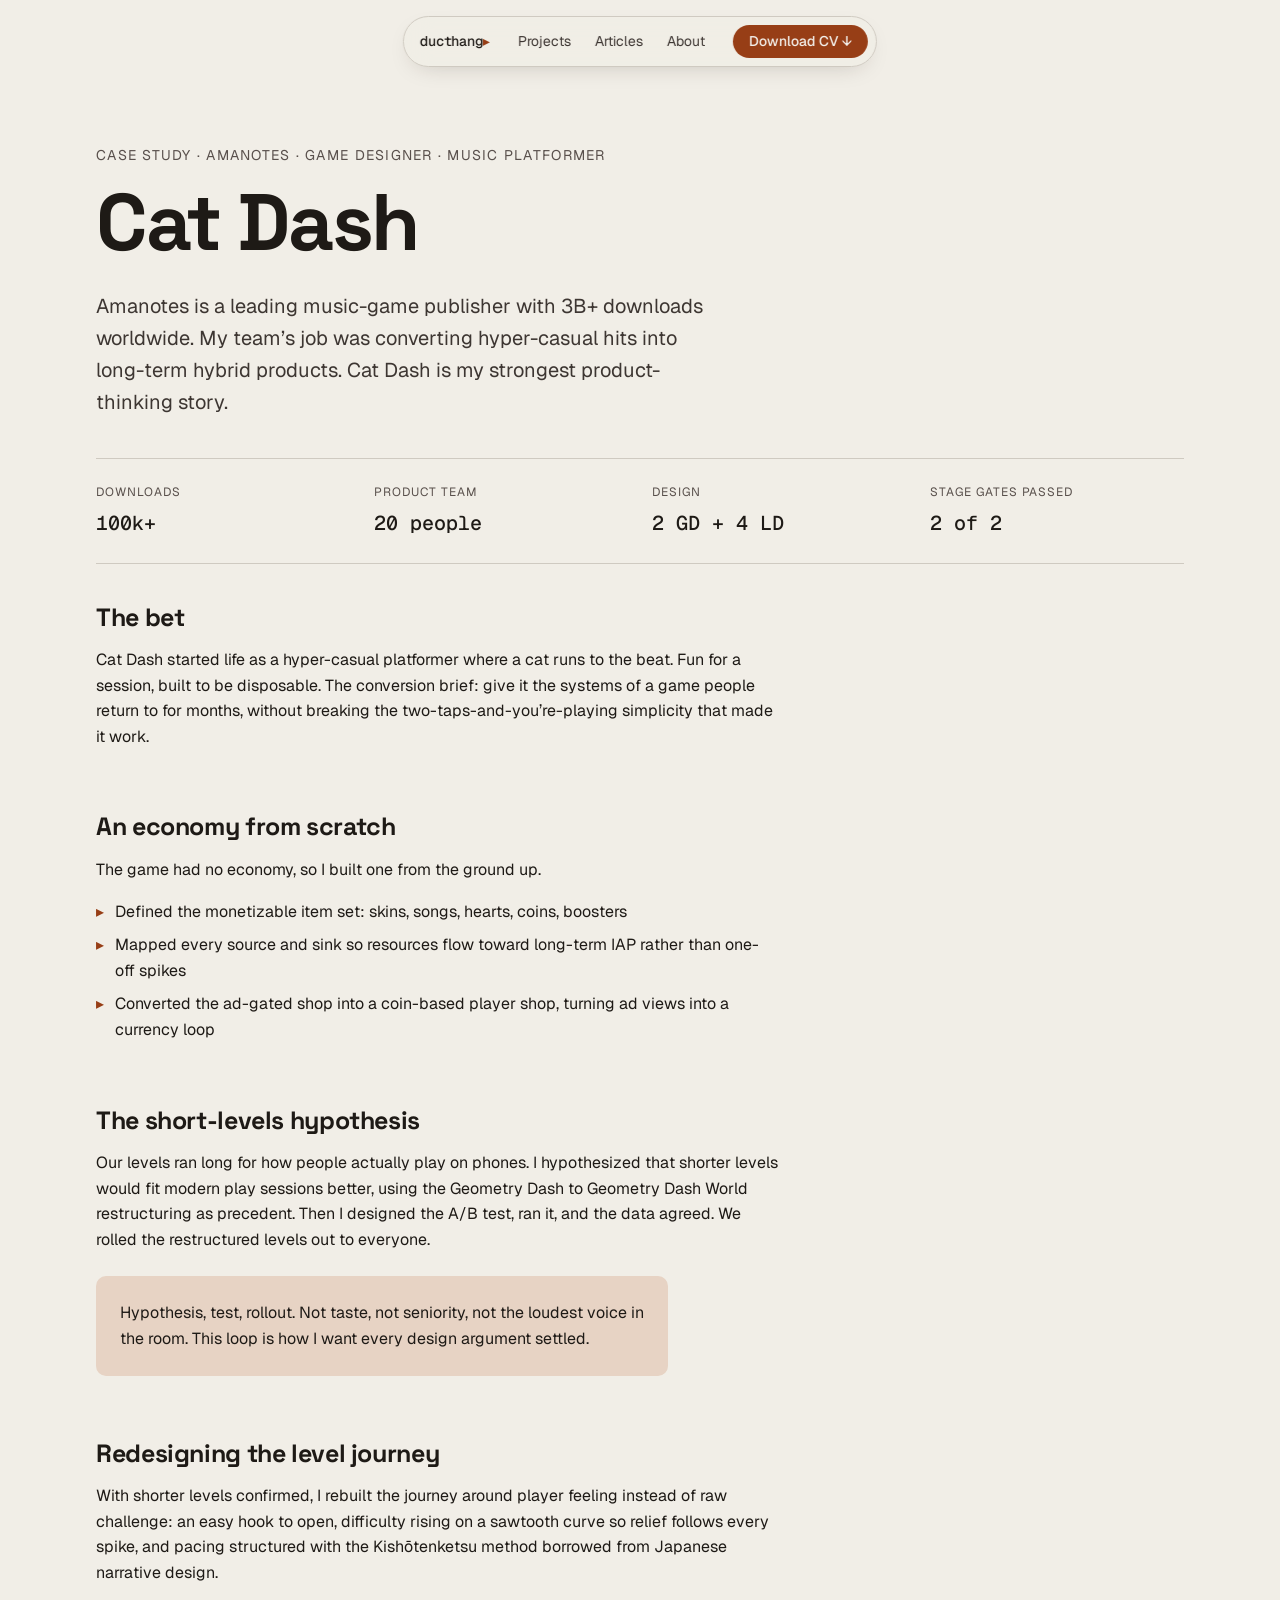
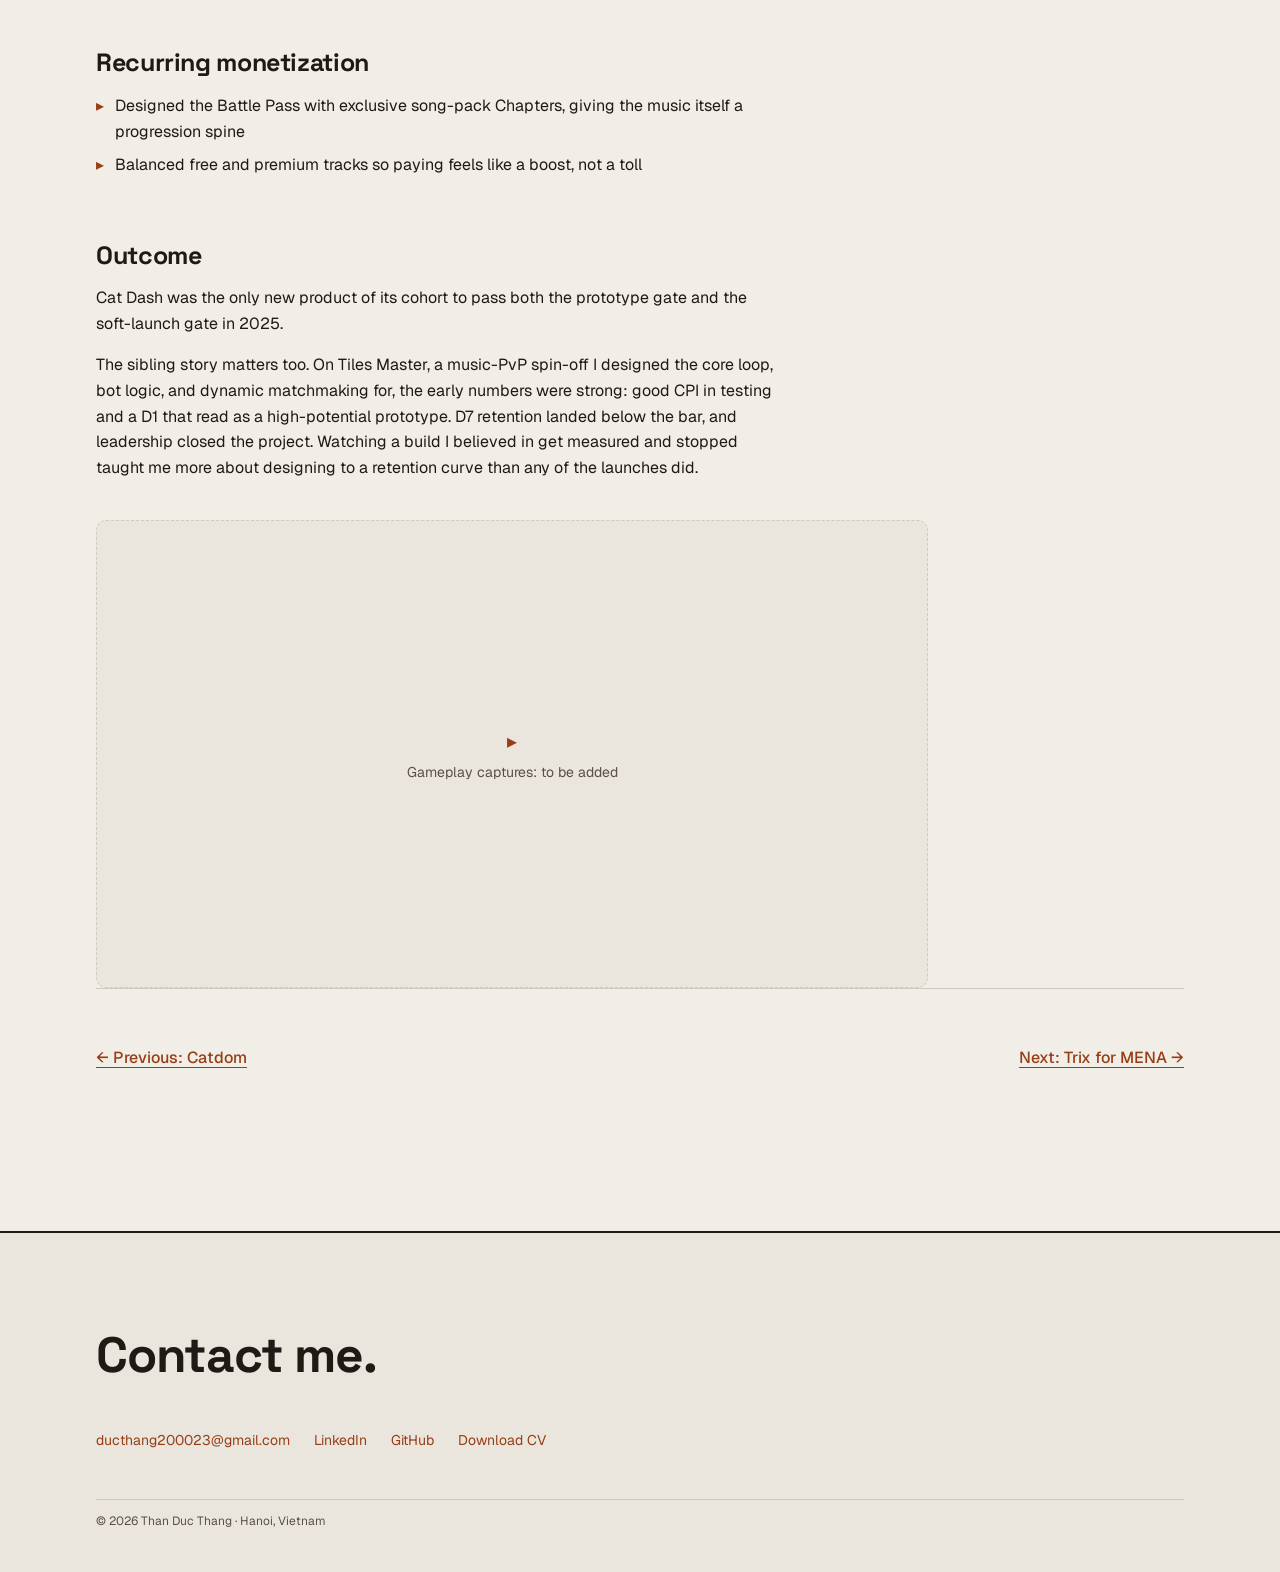
<file: work/cat-dash.html>
<!doctype html>
<html lang="en">
<head>
  <meta charset="utf-8">
  <meta name="viewport" content="width=device-width, initial-scale=1, viewport-fit=cover">
  <title>Cat Dash · Case study · Than Duc Thang</title>
  <meta name="description" content="Converting a hyper-casual music platformer into a hybrid product at Amanotes: economy from scratch, an A/B-tested level structure, and a Battle Pass.">
  <link rel="icon" href="data:image/svg+xml,%3Csvg xmlns='http://www.w3.org/2000/svg' viewBox='0 0 100 100'%3E%3Cpolygon points='25,15 85,50 25,85' fill='%23a04a28'/%3E%3C/svg%3E">
  <link rel="preconnect" href="https://fonts.googleapis.com">
  <link rel="preconnect" href="https://fonts.gstatic.com" crossorigin>
  <link href="https://fonts.googleapis.com/css2?family=Space+Grotesk:wght@500;700&family=Geist:wght@400;500&family=Geist+Mono:wght@400;500&display=swap" rel="stylesheet">
  <link rel="stylesheet" href="../css/site.css">
</head>
<body>
  <a class="skip-link" href="#main">Skip to content</a>

  <nav class="nav-pill" aria-label="Primary">
    <a class="wordmark" href="../index.html">ducthang<span class="tick">▸</span></a>
    <ul class="nav-pill__links">
      <li><a href="../projects.html">Projects</a></li>
      <li><a href="../articles.html">Articles</a></li>
      <li><a href="../about.html">About</a></li>
    </ul>
    <button class="nav-toggle" type="button" aria-expanded="false" aria-controls="nav-sheet">Menu</button>
    <a class="nav-cta" aria-label="Download CV (PDF)" href="../assets/Than-Duc-Thang-CV.pdf" download="Than Duc Thang - CV.pdf"><span class="nav-cta__long">Download CV</span><span class="nav-cta__short">CV</span> ↓</a>
  </nav>
  <div class="nav-sheet" id="nav-sheet">
    <ul>
      <li><a href="../projects.html">Projects</a></li>
      <li><a href="../articles.html">Articles</a></li>
      <li><a href="../about.html">About</a></li>
    </ul>
  </div>

  <main id="main">
    <header class="page-head wrap">
      <p class="page-head__kicker reveal" style="--i: 0">Case study · Amanotes · Game Designer · Music platformer</p>
      <h1 class="reveal" style="--i: 1">Cat Dash</h1>
      <p class="page-head__lede reveal" style="--i: 2">Amanotes is a leading music-game publisher with 3B+ downloads worldwide. My team’s job was converting hyper-casual hits into long-term hybrid products. Cat Dash is my strongest product-thinking story.</p>
    </header>

    <div class="wrap">
      <dl class="case-facts">
        <div><dt>Downloads</dt><dd>100k+</dd></div>
        <div><dt>Product team</dt><dd>20 people</dd></div>
        <div><dt>Design</dt><dd>2 GD + 4 LD</dd></div>
        <div><dt>Stage gates passed</dt><dd>2 of 2</dd></div>
      </dl>
    </div>

    <div class="wrap article">
      <section>
        <h2>The bet</h2>
        <p>Cat Dash started life as a hyper-casual platformer where a cat runs to the beat. Fun for a session, built to be disposable. The conversion brief: give it the systems of a game people return to for months, without breaking the two-taps-and-you’re-playing simplicity that made it work.</p>
      </section>

      <section>
        <h2>An economy from scratch</h2>
        <p>The game had no economy, so I built one from the ground up.</p>
        <ul>
          <li>Defined the monetizable item set: skins, songs, hearts, coins, boosters</li>
          <li>Mapped every source and sink so resources flow toward long-term IAP rather than one-off spikes</li>
          <li>Converted the ad-gated shop into a coin-based player shop, turning ad views into a currency loop</li>
        </ul>
      </section>

      <section>
        <h2>The short-levels hypothesis</h2>
        <p>Our levels ran long for how people actually play on phones. I hypothesized that shorter levels would fit modern play sessions better, using the Geometry Dash to Geometry Dash World restructuring as precedent. Then I designed the A/B test, ran it, and the data agreed. We rolled the restructured levels out to everyone.</p>
        <div class="callout">
          <p>Hypothesis, test, rollout. Not taste, not seniority, not the loudest voice in the room. This loop is how I want every design argument settled.</p>
        </div>
      </section>

      <section>
        <h2>Redesigning the level journey</h2>
        <p>With shorter levels confirmed, I rebuilt the journey around player feeling instead of raw challenge: an easy hook to open, difficulty rising on a sawtooth curve so relief follows every spike, and pacing structured with the Kishōtenketsu method borrowed from Japanese narrative design.</p>
      </section>

      <section>
        <h2>Recurring monetization</h2>
        <ul>
          <li>Designed the Battle Pass with exclusive song-pack Chapters, giving the music itself a progression spine</li>
          <li>Balanced free and premium tracks so paying feels like a boost, not a toll</li>
        </ul>
      </section>

      <section>
        <h2>Outcome</h2>
        <p>Cat Dash was the only new product of its cohort to pass both the prototype gate and the soft-launch gate in 2025.</p>
        <p>The sibling story matters too. On Tiles Master, a music-PvP spin-off I designed the core loop, bot logic, and dynamic matchmaking for, the early numbers were strong: good CPI in testing and a D1 that read as a high-potential prototype. D7 retention landed below the bar, and leadership closed the project. Watching a build I believed in get measured and stopped taught me more about designing to a retention curve than any of the launches did.</p>
      </section>

      <figure class="media-slot" role="img" aria-label="Placeholder for gameplay captures">
        <span class="tick" aria-hidden="true">▸</span>
        <span>Gameplay captures: to be added</span>
      </figure>

      <nav class="pager" aria-label="Case studies">
        <a class="link" href="catdom.html">← Previous: Catdom</a>
        <a class="link" href="trix.html">Next: Trix for MENA →</a>
      </nav>
    </div>
  </main>

  <footer class="foot-stmt">
    <div class="wrap foot-stmt__inner">
      <p class="foot-stmt__line">Contact me.</p>
      <ul class="foot-stmt__contacts">
        <li><a href="mailto:ducthang200023@gmail.com">ducthang200023@gmail.com</a></li>
        <li><a href="https://www.linkedin.com/in/ducthang23/">LinkedIn</a></li>
        <li><a href="https://github.com/Kuro2000">GitHub</a></li>
        <li><a href="../assets/Than-Duc-Thang-CV.pdf" download="Than Duc Thang - CV.pdf">Download CV</a></li>
      </ul>
      <div class="foot-stmt__meta">
        <span>© 2026 Than Duc Thang · Hanoi, Vietnam</span>
      </div>
    </div>
  </footer>

  <script src="../js/site.js"></script>
</body>
</html>
</file>
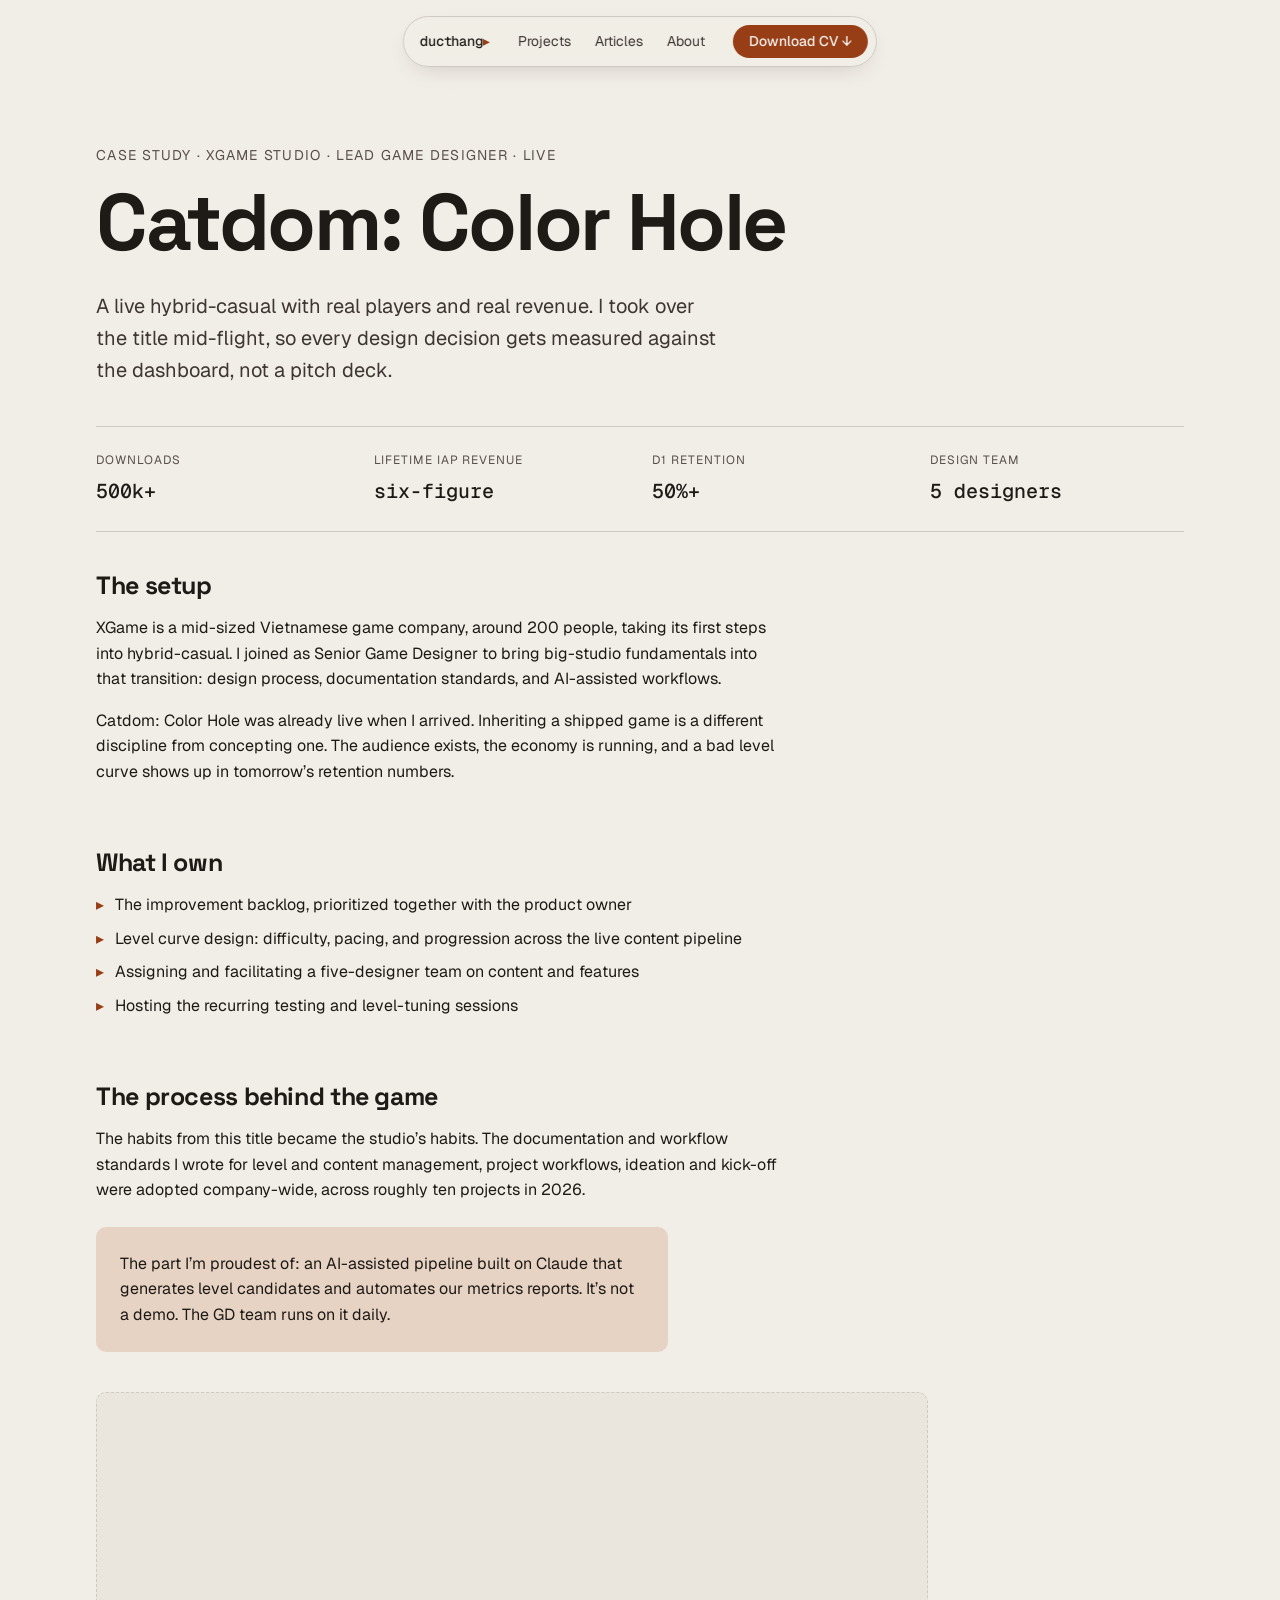
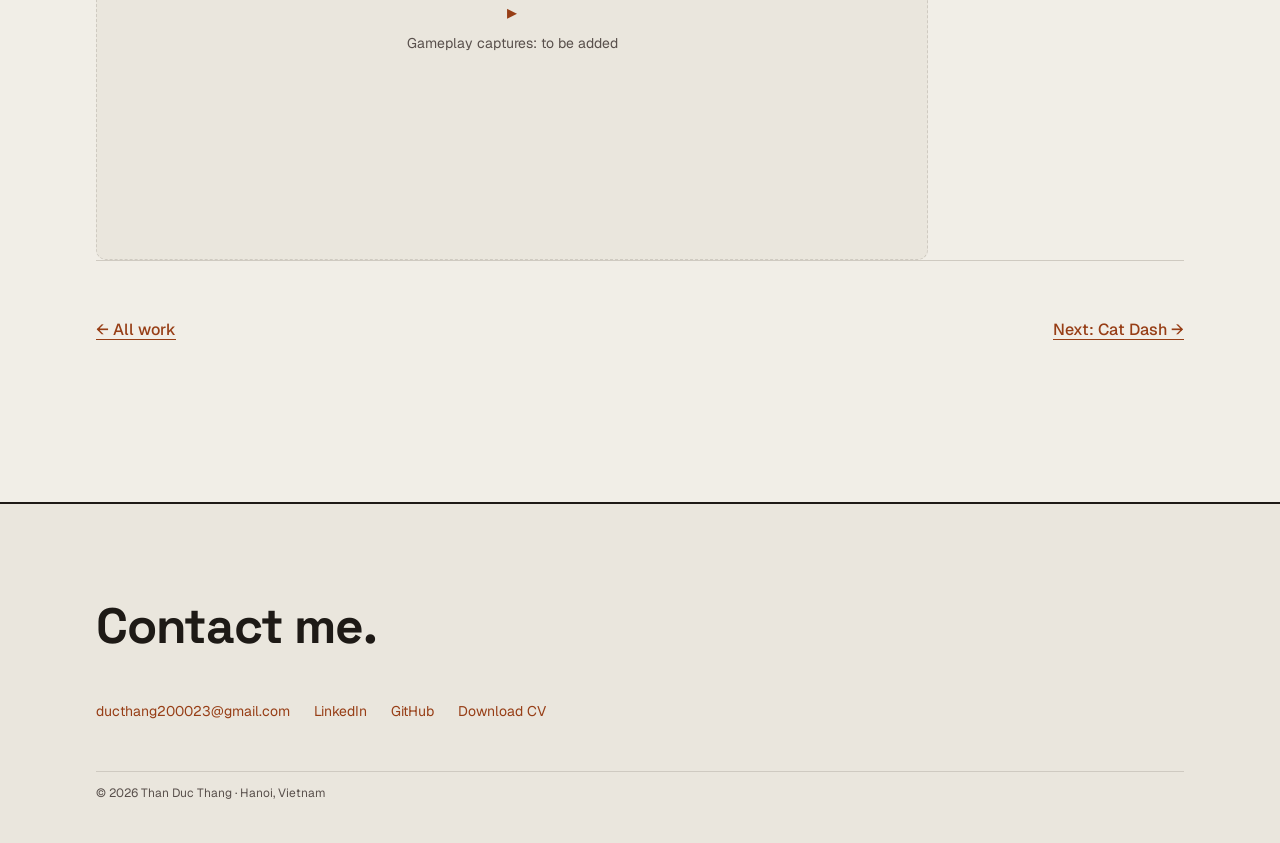
<file: work/catdom.html>
<!doctype html>
<html lang="en">
<head>
  <meta charset="utf-8">
  <meta name="viewport" content="width=device-width, initial-scale=1, viewport-fit=cover">
  <title>Catdom: Color Hole · Case study · Than Duc Thang</title>
  <meta name="description" content="Leading design on a live hybrid-casual at XGame Studio: improvement backlog, level curves, a five-designer team, and weekly tuning sessions.">
  <link rel="icon" href="data:image/svg+xml,%3Csvg xmlns='http://www.w3.org/2000/svg' viewBox='0 0 100 100'%3E%3Cpolygon points='25,15 85,50 25,85' fill='%23a04a28'/%3E%3C/svg%3E">
  <link rel="preconnect" href="https://fonts.googleapis.com">
  <link rel="preconnect" href="https://fonts.gstatic.com" crossorigin>
  <link href="https://fonts.googleapis.com/css2?family=Space+Grotesk:wght@500;700&family=Geist:wght@400;500&family=Geist+Mono:wght@400;500&display=swap" rel="stylesheet">
  <link rel="stylesheet" href="../css/site.css">
</head>
<body>
  <a class="skip-link" href="#main">Skip to content</a>

  <nav class="nav-pill" aria-label="Primary">
    <a class="wordmark" href="../index.html">ducthang<span class="tick">▸</span></a>
    <ul class="nav-pill__links">
      <li><a href="../projects.html">Projects</a></li>
      <li><a href="../articles.html">Articles</a></li>
      <li><a href="../about.html">About</a></li>
    </ul>
    <button class="nav-toggle" type="button" aria-expanded="false" aria-controls="nav-sheet">Menu</button>
    <a class="nav-cta" aria-label="Download CV (PDF)" href="../assets/Than-Duc-Thang-CV.pdf" download="Than Duc Thang - CV.pdf"><span class="nav-cta__long">Download CV</span><span class="nav-cta__short">CV</span> ↓</a>
  </nav>
  <div class="nav-sheet" id="nav-sheet">
    <ul>
      <li><a href="../projects.html">Projects</a></li>
      <li><a href="../articles.html">Articles</a></li>
      <li><a href="../about.html">About</a></li>
    </ul>
  </div>

  <main id="main">
    <header class="page-head wrap">
      <p class="page-head__kicker reveal" style="--i: 0">Case study · XGame Studio · Lead Game Designer · Live</p>
      <h1 class="reveal" style="--i: 1">Catdom: Color Hole</h1>
      <p class="page-head__lede reveal" style="--i: 2">A live hybrid-casual with real players and real revenue. I took over the title mid-flight, so every design decision gets measured against the dashboard, not a pitch deck.</p>
    </header>

    <div class="wrap">
      <dl class="case-facts">
        <div><dt>Downloads</dt><dd>500k+</dd></div>
        <div><dt>Lifetime IAP revenue</dt><dd>six-figure</dd></div>
        <div><dt>D1 retention</dt><dd>50%+</dd></div>
        <div><dt>Design team</dt><dd>5 designers</dd></div>
      </dl>
    </div>

    <div class="wrap article">
      <section>
        <h2>The setup</h2>
        <p>XGame is a mid-sized Vietnamese game company, around 200 people, taking its first steps into hybrid-casual. I joined as Senior Game Designer to bring big-studio fundamentals into that transition: design process, documentation standards, and AI-assisted workflows.</p>
        <p>Catdom: Color Hole was already live when I arrived. Inheriting a shipped game is a different discipline from concepting one. The audience exists, the economy is running, and a bad level curve shows up in tomorrow’s retention numbers.</p>
      </section>

      <section>
        <h2>What I own</h2>
        <ul>
          <li>The improvement backlog, prioritized together with the product owner</li>
          <li>Level curve design: difficulty, pacing, and progression across the live content pipeline</li>
          <li>Assigning and facilitating a five-designer team on content and features</li>
          <li>Hosting the recurring testing and level-tuning sessions</li>
        </ul>
      </section>

      <section>
        <h2>The process behind the game</h2>
        <p>The habits from this title became the studio’s habits. The documentation and workflow standards I wrote for level and content management, project workflows, ideation and kick-off were adopted company-wide, across roughly ten projects in 2026.</p>
        <div class="callout">
          <p>The part I’m proudest of: an AI-assisted pipeline built on Claude that generates level candidates and automates our metrics reports. It’s not a demo. The GD team runs on it daily.</p>
        </div>
      </section>

      <figure class="media-slot" role="img" aria-label="Placeholder for gameplay captures">
        <span class="tick" aria-hidden="true">▸</span>
        <span>Gameplay captures: to be added</span>
      </figure>

      <nav class="pager" aria-label="Case studies">
        <a class="link" href="../index.html#work">← All work</a>
        <a class="link" href="cat-dash.html">Next: Cat Dash →</a>
      </nav>
    </div>
  </main>

  <footer class="foot-stmt">
    <div class="wrap foot-stmt__inner">
      <p class="foot-stmt__line">Contact me.</p>
      <ul class="foot-stmt__contacts">
        <li><a href="mailto:ducthang200023@gmail.com">ducthang200023@gmail.com</a></li>
        <li><a href="https://www.linkedin.com/in/ducthang23/">LinkedIn</a></li>
        <li><a href="https://github.com/Kuro2000">GitHub</a></li>
        <li><a href="../assets/Than-Duc-Thang-CV.pdf" download="Than Duc Thang - CV.pdf">Download CV</a></li>
      </ul>
      <div class="foot-stmt__meta">
        <span>© 2026 Than Duc Thang · Hanoi, Vietnam</span>
      </div>
    </div>
  </footer>

  <script src="../js/site.js"></script>
</body>
</html>
</file>
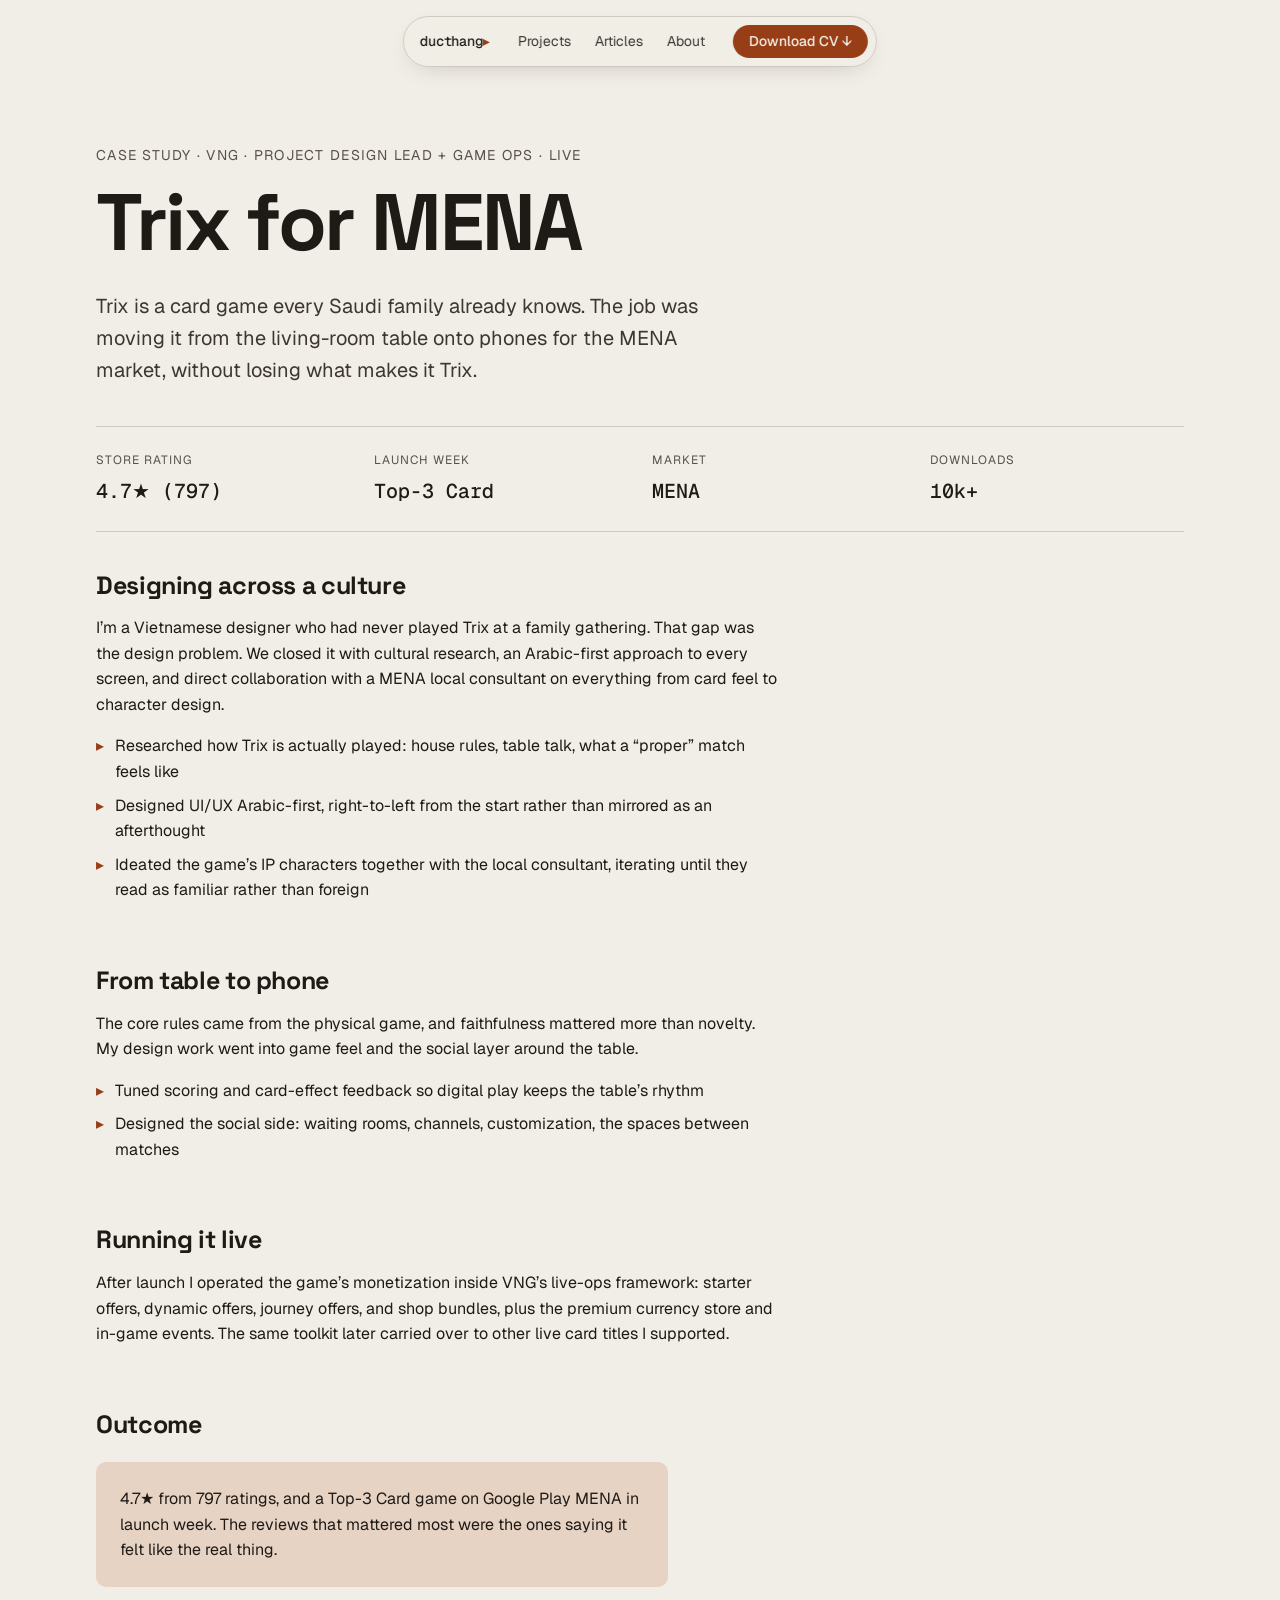
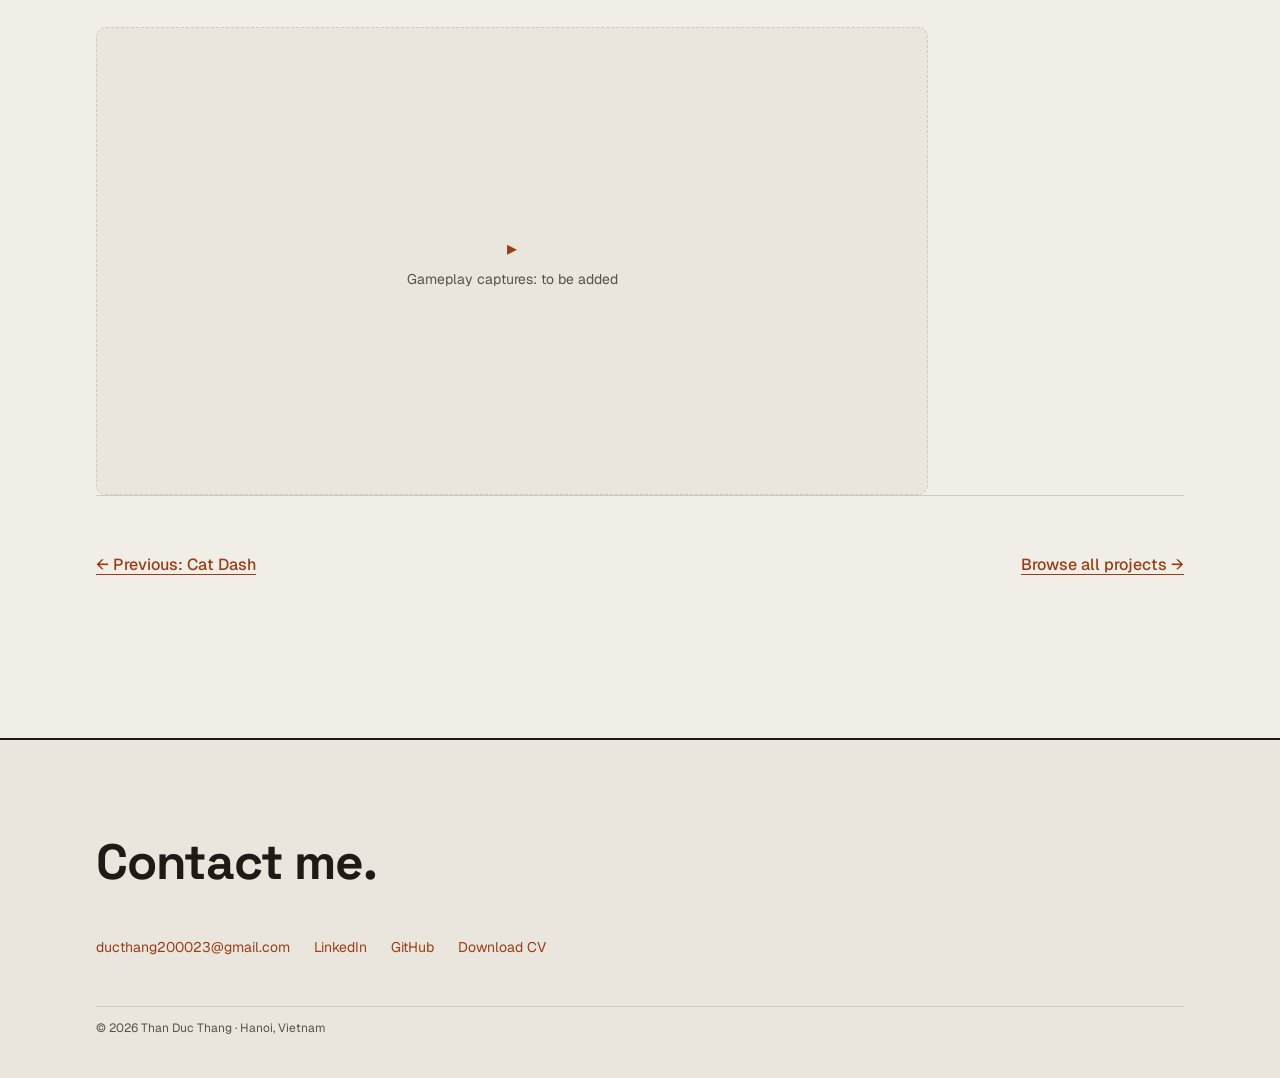
<file: work/trix.html>
<!doctype html>
<html lang="en">
<head>
  <meta charset="utf-8">
  <meta name="viewport" content="width=device-width, initial-scale=1, viewport-fit=cover">
  <title>Trix for MENA · Case study · Than Duc Thang</title>
  <meta name="description" content="Adapting a traditional Saudi card game for MENA at VNG: cultural research, Arabic-first UI/UX, and live-ops monetization. 4.7★, Top-3 Card game on Google Play MENA in launch week.">
  <link rel="icon" href="data:image/svg+xml,%3Csvg xmlns='http://www.w3.org/2000/svg' viewBox='0 0 100 100'%3E%3Cpolygon points='25,15 85,50 25,85' fill='%23a04a28'/%3E%3C/svg%3E">
  <link rel="preconnect" href="https://fonts.googleapis.com">
  <link rel="preconnect" href="https://fonts.gstatic.com" crossorigin>
  <link href="https://fonts.googleapis.com/css2?family=Space+Grotesk:wght@500;700&family=Geist:wght@400;500&family=Geist+Mono:wght@400;500&display=swap" rel="stylesheet">
  <link rel="stylesheet" href="../css/site.css">
</head>
<body>
  <a class="skip-link" href="#main">Skip to content</a>

  <nav class="nav-pill" aria-label="Primary">
    <a class="wordmark" href="../index.html">ducthang<span class="tick">▸</span></a>
    <ul class="nav-pill__links">
      <li><a href="../projects.html">Projects</a></li>
      <li><a href="../articles.html">Articles</a></li>
      <li><a href="../about.html">About</a></li>
    </ul>
    <button class="nav-toggle" type="button" aria-expanded="false" aria-controls="nav-sheet">Menu</button>
    <a class="nav-cta" aria-label="Download CV (PDF)" href="../assets/Than-Duc-Thang-CV.pdf" download="Than Duc Thang - CV.pdf"><span class="nav-cta__long">Download CV</span><span class="nav-cta__short">CV</span> ↓</a>
  </nav>
  <div class="nav-sheet" id="nav-sheet">
    <ul>
      <li><a href="../projects.html">Projects</a></li>
      <li><a href="../articles.html">Articles</a></li>
      <li><a href="../about.html">About</a></li>
    </ul>
  </div>

  <main id="main">
    <header class="page-head wrap">
      <p class="page-head__kicker reveal" style="--i: 0">Case study · VNG · Project design lead + game ops · Live</p>
      <h1 class="reveal" style="--i: 1">Trix for MENA</h1>
      <p class="page-head__lede reveal" style="--i: 2">Trix is a card game every Saudi family already knows. The job was moving it from the living-room table onto phones for the MENA market, without losing what makes it Trix.</p>
    </header>

    <div class="wrap">
      <dl class="case-facts">
        <div><dt>Store rating</dt><dd>4.7★ (797)</dd></div>
        <div><dt>Launch week</dt><dd>Top-3 Card</dd></div>
        <div><dt>Market</dt><dd>MENA</dd></div>
        <div><dt>Downloads</dt><dd>10k+</dd></div>
      </dl>
    </div>

    <div class="wrap article">
      <section>
        <h2>Designing across a culture</h2>
        <p>I’m a Vietnamese designer who had never played Trix at a family gathering. That gap was the design problem. We closed it with cultural research, an Arabic-first approach to every screen, and direct collaboration with a MENA local consultant on everything from card feel to character design.</p>
        <ul>
          <li>Researched how Trix is actually played: house rules, table talk, what a “proper” match feels like</li>
          <li>Designed UI/UX Arabic-first, right-to-left from the start rather than mirrored as an afterthought</li>
          <li>Ideated the game’s IP characters together with the local consultant, iterating until they read as familiar rather than foreign</li>
        </ul>
      </section>

      <section>
        <h2>From table to phone</h2>
        <p>The core rules came from the physical game, and faithfulness mattered more than novelty. My design work went into game feel and the social layer around the table.</p>
        <ul>
          <li>Tuned scoring and card-effect feedback so digital play keeps the table’s rhythm</li>
          <li>Designed the social side: waiting rooms, channels, customization, the spaces between matches</li>
        </ul>
      </section>

      <section>
        <h2>Running it live</h2>
        <p>After launch I operated the game’s monetization inside VNG’s live-ops framework: starter offers, dynamic offers, journey offers, and shop bundles, plus the premium currency store and in-game events. The same toolkit later carried over to other live card titles I supported.</p>
      </section>

      <section>
        <h2>Outcome</h2>
        <div class="callout">
          <p>4.7★ from 797 ratings, and a Top-3 Card game on Google Play MENA in launch week. The reviews that mattered most were the ones saying it felt like the real thing.</p>
        </div>
      </section>

      <figure class="media-slot" role="img" aria-label="Placeholder for gameplay captures">
        <span class="tick" aria-hidden="true">▸</span>
        <span>Gameplay captures: to be added</span>
      </figure>

      <nav class="pager" aria-label="Case studies">
        <a class="link" href="cat-dash.html">← Previous: Cat Dash</a>
        <a class="link" href="../projects.html">Browse all projects →</a>
      </nav>
    </div>
  </main>

  <footer class="foot-stmt">
    <div class="wrap foot-stmt__inner">
      <p class="foot-stmt__line">Contact me.</p>
      <ul class="foot-stmt__contacts">
        <li><a href="mailto:ducthang200023@gmail.com">ducthang200023@gmail.com</a></li>
        <li><a href="https://www.linkedin.com/in/ducthang23/">LinkedIn</a></li>
        <li><a href="https://github.com/Kuro2000">GitHub</a></li>
        <li><a href="../assets/Than-Duc-Thang-CV.pdf" download="Than Duc Thang - CV.pdf">Download CV</a></li>
      </ul>
      <div class="foot-stmt__meta">
        <span>© 2026 Than Duc Thang · Hanoi, Vietnam</span>
      </div>
    </div>
  </footer>

  <script src="../js/site.js"></script>
</body>
</html>
</file>
<file: css/site.css>
/* Hallmark · see tokens.css for the full stamp. Page CSS references tokens only. */
@import url("tokens.css");

/* ---------- base ---------- */
*, *::before, *::after { box-sizing: border-box; }

/* clip on body only: a root-level overflow-x clip breaks scroll compositing
   in some Chromium builds (content paints blank after scroll) */
body { overflow-x: clip; }

html { scroll-behavior: smooth; }

body {
  margin: 0;
  background: var(--color-paper);
  color: var(--color-ink);
  font-family: var(--font-body);
  font-size: var(--text-base);
  line-height: 1.6;
  -webkit-font-smoothing: antialiased;
  padding-inline: max(0px, env(safe-area-inset-left));
}

h1, h2, h3 {
  font-family: var(--font-display);
  font-style: normal;
  font-weight: 700;
  letter-spacing: -0.02em;
  line-height: 1.1;
  margin: 0;
  overflow-wrap: anywhere;
  min-width: 0;
}

p { margin: 0; max-width: var(--measure); }
p + p { margin-block-start: var(--space-md); }

a {
  color: var(--color-accent);
  text-decoration: none;
  text-underline-offset: 0.2em;
  transition: color var(--dur-micro) var(--ease-out);
}
a:hover { text-decoration: underline; }

:focus-visible {
  outline: 2px solid var(--color-focus);
  outline-offset: 3px;
  border-radius: 2px;
}

::selection { background: var(--color-accent-tint); }

img, svg { max-width: 100%; height: auto; display: block; }

.skip-link {
  position: absolute;
  top: -100%;
  left: var(--space-md);
  background: var(--color-ink);
  color: var(--color-paper);
  padding: var(--space-xs) var(--space-md);
  border-radius: var(--radius-sm);
  z-index: var(--z-tooltip);
  white-space: nowrap;
}
.skip-link:focus-visible { top: var(--space-md); }

.wrap { padding-inline: var(--page-gutter); max-width: 76rem; margin-inline: auto; }

/* ---------- nav · N5 floating pill ---------- */
.nav-pill {
  position: fixed;
  top: var(--space-md);
  left: 50%;
  transform: translateX(-50%);
  display: inline-flex;
  align-items: center;
  gap: var(--space-lg);
  padding: var(--space-xs) var(--space-xs) var(--space-xs) var(--space-md);
  background: color-mix(in oklch, var(--color-paper) 80%, transparent);
  backdrop-filter: blur(14px) saturate(120%);
  -webkit-backdrop-filter: blur(14px) saturate(120%);
  border: var(--rule-hair) solid var(--color-rule);
  border-radius: var(--radius-pill);
  box-shadow: var(--shadow-pill);
  z-index: var(--z-sticky);
  white-space: nowrap;
}

.wordmark {
  font-family: var(--font-mono);
  font-size: var(--text-sm);
  font-weight: 500;
  color: var(--color-ink);
  letter-spacing: -0.01em;
}
.wordmark:hover { text-decoration: none; color: var(--color-accent); }
.wordmark .tick { color: var(--color-accent); }

.nav-pill__links {
  display: flex;
  align-items: center;
  gap: var(--space-md);
  list-style: none;
  margin: 0;
  padding: 0;
}
.nav-pill__links a {
  display: inline-block;
  color: var(--color-ink-2);
  font-size: var(--text-sm);
  line-height: 1.2;
  padding: var(--space-xs) var(--space-2xs);
  white-space: nowrap;
}
.nav-pill__links a:hover { color: var(--color-ink); text-decoration: none; }
.nav-pill__links a:active { color: var(--color-accent); }
.nav-pill__links a[aria-current="page"] {
  color: var(--color-accent);
  text-decoration: underline;
  text-decoration-thickness: 2px;
  text-underline-offset: 0.25em;
}

.nav-cta {
  display: inline-flex;
  align-items: center;
  gap: 0.4ch;
  background: var(--color-accent);
  color: var(--color-accent-ink);
  font-size: var(--text-sm);
  font-weight: 500;
  line-height: 1.2;
  padding: var(--space-xs) var(--space-md);
  border-radius: var(--radius-pill);
  white-space: nowrap;
  transition: background-color var(--dur-short) var(--ease-out),
              transform 100ms var(--ease-out);
}
.nav-cta:hover { background: var(--color-accent-deep); text-decoration: none; transform: translateY(-1px); }
.nav-cta:active { transform: translateY(1px); }
.nav-cta__long { display: inline; }
.nav-cta__short { display: none; }

.nav-toggle {
  display: none;
  appearance: none;
  background: none;
  border: 0;
  font: inherit;
  font-size: var(--text-sm);
  line-height: 1.2;
  color: var(--color-ink);
  padding: var(--space-xs);
  cursor: pointer;
  border-radius: var(--radius-pill);
  white-space: nowrap;
}
.nav-toggle:active { color: var(--color-accent); }

.nav-sheet {
  position: fixed;
  top: calc(var(--space-md) + 3.4rem);
  left: 50%;
  transform: translateX(-50%) translateY(-6px);
  min-width: 14rem;
  background: color-mix(in oklch, var(--color-paper) 92%, transparent);
  backdrop-filter: blur(14px) saturate(120%);
  -webkit-backdrop-filter: blur(14px) saturate(120%);
  border: var(--rule-hair) solid var(--color-rule);
  border-radius: var(--radius-md);
  box-shadow: var(--shadow-pill);
  padding: var(--space-xs);
  z-index: var(--z-dropdown);
  opacity: 0;
  visibility: hidden;
  transition: opacity var(--dur-short) var(--ease-out),
              transform var(--dur-short) var(--ease-out),
              visibility 0s linear var(--dur-short);
}
.nav-sheet.is-open {
  opacity: 1;
  visibility: visible;
  transform: translateX(-50%) translateY(0);
  transition: opacity var(--dur-short) var(--ease-out),
              transform var(--dur-short) var(--ease-out);
}
.nav-sheet ul { list-style: none; margin: 0; padding: 0; }
.nav-sheet a {
  display: block;
  padding: var(--space-sm) var(--space-md);
  min-height: 44px;
  color: var(--color-ink);
  border-radius: var(--radius-sm);
  white-space: nowrap;
}
.nav-sheet a:hover { background: var(--color-paper-2); text-decoration: none; }
.nav-sheet a[aria-current="page"] { color: var(--color-accent); font-weight: 500; }

/* ---------- hero · Marquee + HP3 spotlight ---------- */
.hero {
  position: relative;
  isolation: isolate;
  min-height: clamp(60vh, 78dvh, 88dvh);
  display: grid;
  align-content: end;
  /* full-bleed backdrop; .hero__inner carries the shared content column */
  padding-block: var(--space-2xl) var(--space-3xl);
  overflow: hidden;
}
.hero__inner {
  display: grid;
  gap: var(--space-xl);
  /* .wrap's auto margins suppress grid stretch, so the column would shrink-wrap
     to its content; width:100% makes it fill the track up to its max-width */
  width: 100%;
}
.hero__spotlight {
  position: absolute;
  inset: 0;
  z-index: -1;
  background: radial-gradient(
    620px circle at var(--mx, 50%) var(--my, 30%),
    color-mix(in oklch, var(--color-accent) 13%, transparent),
    transparent 62%
  );
  transition: background 200ms var(--ease-out);
}
.hero__meta {
  font-size: var(--text-sm);
  letter-spacing: 0.09em;
  text-transform: uppercase;
  color: var(--color-muted);
  max-width: none;
}
.hero__display {
  font-size: var(--text-marquee);
  font-weight: 700;
  letter-spacing: -0.03em;
  line-height: 0.94;
  max-width: 11ch;
}
.hero__display .accent-word { color: var(--color-accent); }

.hero__role {
  font-family: var(--font-display);
  font-size: clamp(1.1rem, 2.2vw, 1.5625rem);
  font-weight: 500;
  letter-spacing: -0.01em;
  color: var(--color-ink-2);
  margin: 0;
  max-width: none;
}
.hero__role .tick { color: var(--color-accent); padding-inline: 0.35ch; }

.hero__lede {
  color: var(--color-ink-2);
  max-width: 52ch;
}

.hero__ctas {
  display: flex;
  align-items: center;
  flex-wrap: wrap;
  gap: var(--space-md) var(--space-lg);
}

.btn-fill {
  display: inline-flex;
  align-items: center;
  gap: 0.5ch;
  background: var(--color-accent);
  color: var(--color-accent-ink);
  font-weight: 500;
  line-height: 1.2;
  padding: var(--space-sm) var(--space-lg);
  min-height: 44px;
  border-radius: var(--radius-pill);
  white-space: nowrap;
  transition: background-color var(--dur-short) var(--ease-out),
              transform 100ms var(--ease-out);
}
.btn-fill:hover { background: var(--color-accent-deep); text-decoration: none; transform: translateY(-1px); }
.btn-fill:active { transform: translateY(1px); }

.rule-thick {
  border: 0;
  border-top: var(--rule-thick) solid var(--color-ink);
  margin: 0;
}

/* ---------- entrance reveal (page-load only) ---------- */
.reveal {
  opacity: 0;
  transform: translateY(10px);
  animation: reveal var(--dur-long) var(--ease-out) forwards;
  animation-delay: calc(var(--i, 0) * 90ms);
}
@keyframes reveal { to { opacity: 1; transform: none; } }

/* ---------- about me · 7:3 prose + portrait ---------- */
.about { padding-block-end: var(--space-2xl); }
.about__grid {
  display: grid;
  grid-template-columns: minmax(0, 7fr) minmax(0, 3fr);
  gap: var(--space-2xl);
  align-items: start;
}
.about__lede { max-width: var(--measure); }

/* skill briefs · term + gloss, hairline-separated. no icons, no tiles */
.about__skills {
  list-style: none;
  margin: var(--space-xl) 0 0;
  padding: 0;
  border-block-start: var(--rule-hair) solid var(--color-rule);
}
.about__skills li {
  display: grid;
  grid-template-columns: minmax(0, 5fr) minmax(0, 7fr);
  gap: var(--space-md);
  padding-block: var(--space-md);
  border-block-end: var(--rule-hair) solid var(--color-rule);
}
.about__skills b {
  font-family: var(--font-display);
  font-size: var(--text-base);
  font-weight: 500;
  letter-spacing: -0.015em;
  color: var(--color-ink);
}
/* accent tick sits in the term's own column — reads as a marker, not a stripe */
.about__skills b::before {
  content: "▸";
  margin-inline-end: var(--space-xs);
  color: var(--color-accent);
}
.about__skills span {
  font-size: var(--text-sm);
  line-height: 1.55;
  color: var(--color-ink-2);
}

.about__portrait { margin: 0; }
.about__portrait img {
  display: block;
  width: 100%;
  height: auto;
  aspect-ratio: 4 / 5;
  object-fit: cover;
  background: var(--color-paper-2);
  border: var(--rule-hair) solid var(--color-rule);
  border-radius: var(--radius-md);
}
.about__portrait figcaption {
  margin-block-start: var(--space-md);
  padding-inline-start: var(--space-md);
  border-inline-start: var(--rule-thick) solid var(--color-accent);
  font-size: var(--text-sm);
  line-height: 1.45;
  color: var(--color-ink-2);
}

/* ---------- stat strip · T4 ---------- */
.stat-strip {
  display: grid;
  grid-template-columns: repeat(3, minmax(0, 1fr));
  gap: var(--space-lg);
  padding-block: var(--space-xl);
  border-block: var(--rule-hair) solid var(--color-rule);
}
.stat-strip b {
  display: block;
  font-family: var(--font-mono);
  font-variant-numeric: tabular-nums;
  font-size: var(--text-2xl);
  font-weight: 500;
  line-height: 1.1;
  color: var(--color-ink);
}
.stat-strip span {
  display: block;
  margin-block-start: var(--space-2xs);
  font-size: var(--text-sm);
  color: var(--color-muted);
}

/* ---------- section heads · S2 hanging ---------- */
.head-hang { padding-block: var(--space-3xl) var(--space-xl); }
/* first head under a page-head doesn't need the full leading gap */
.head-hang--flush { padding-block-start: var(--space-md); }
.head-hang h2 { font-size: var(--text-2xl); letter-spacing: -0.025em; }
.head-hang p { margin-block-start: var(--space-sm); color: var(--color-ink-2); }

/* ---------- experience tree (landing) ---------- */
.xp-tree {
  list-style: none;
  margin: 0;
  padding: 0;
  max-width: 48rem;
}
.xp-tree > li {
  position: relative;
  padding: 0 0 var(--space-2xl) var(--space-xl);
  border-inline-start: var(--rule-thick) solid var(--color-rule);
}
.xp-tree > li:last-child { padding-block-end: var(--space-lg); }
.xp-tree > li::before {
  content: "";
  position: absolute;
  left: -8px;
  top: 0.3em;
  width: 14px;
  height: 14px;
  border-radius: 50%;
  background: var(--color-paper);
  border: var(--rule-thick) solid var(--color-accent);
}
.xp-tree > li.is-now::before { background: var(--color-accent); }
.xp-tree .when {
  display: inline-block;
  font-size: var(--text-xs);
  letter-spacing: 0.09em;
  text-transform: uppercase;
  color: var(--color-ink-2);
  background: var(--color-accent-tint);
  border-radius: var(--radius-pill);
  padding: var(--space-3xs) var(--space-sm);
  margin-block-end: var(--space-xs);
  max-width: none;
}
.xp-tree__head {
  display: flex;
  align-items: center;
  gap: var(--space-sm);
}
.xp-tree__logo {
  width: 28px;
  height: 28px;
  object-fit: contain;
  flex: none;
}
.xp-tree h3 { font-size: var(--text-lg); }
.xp-tree__role {
  color: var(--color-muted);
  font-size: var(--text-sm);
  margin-block: var(--space-2xs) 0;
}
.xp-tree ul {
  list-style: none;
  margin: var(--space-sm) 0 0;
  padding: 0;
  color: var(--color-ink-2);
  max-width: var(--measure);
}
.xp-tree ul li { padding-inline-start: 1.2em; position: relative; }
.xp-tree ul li + li { margin-block-start: var(--space-xs); }
.xp-tree ul li::before { content: "▸"; position: absolute; left: 0; color: var(--color-accent); }
.xp-tree ul b { font-weight: 500; color: var(--color-ink); }

/* ---------- briefs band ---------- */
.band {
  background: var(--color-paper-2);
  border-block: var(--rule-hair) solid var(--color-rule-2);
  padding-block: var(--space-xs) var(--space-3xl);
  margin-block-start: var(--space-2xl);
}
.band .head-hang { padding-block-start: var(--space-xl); }
/* the band supplies the trailing space; .skills' own would double it */
.band .skills { padding-block-end: 0; }

/* ---------- app-icon rows (per experience entry) ---------- */
.xp-projects { margin-block-start: var(--space-md); }
.xp-projects__label {
  font-size: var(--text-xs);
  letter-spacing: 0.09em;
  text-transform: uppercase;
  color: var(--color-muted);
  max-width: none;
}
.app-row {
  display: flex;
  flex-wrap: wrap;
  align-items: flex-start;
  gap: var(--space-md) var(--space-lg);
  list-style: none;
  margin: var(--space-sm) 0 0;
  padding: 0;
}
/* the tree's bullet-list rules must not leak onto the app-icon row */
.xp-tree .app-row li,
.xp-tree .app-row li + li {
  padding-inline-start: 0;
  margin-block-start: 0;
}
.xp-tree .app-row li::before { content: none; }
.app-chip {
  width: 5rem;
  text-align: center;
}
.app-chip__link {
  display: flex;
  flex-direction: column;
  align-items: center;
  gap: var(--space-2xs);
  color: var(--color-muted);
  border-radius: var(--radius-sm);
}
.app-chip__link:hover { text-decoration: none; color: var(--color-accent); }
.app-chip__link:active { color: var(--color-accent-deep); }
.app-chip__tile {
  display: grid;
  place-content: center;
  width: 56px;
  height: 56px;
  background: var(--color-paper-2);
  border: var(--rule-hair) dashed var(--color-rule);
  border-radius: 14px;
  font-family: var(--font-display);
  font-weight: 700;
  font-size: var(--text-md);
  color: var(--color-muted);
  overflow: hidden;
  transition: border-color var(--dur-micro) var(--ease-out),
              color var(--dur-micro) var(--ease-out);
}
.app-chip__link:hover .app-chip__tile {
  border-color: var(--color-accent);
  color: var(--color-accent);
}
.app-chip__tile img { width: 56px; height: 56px; object-fit: cover; }
.app-chip__name {
  display: block;
  font-size: var(--text-xs);
  line-height: 1.3;
}

/* ---------- case rows (featured work) ---------- */
.case-row {
  display: grid;
  grid-template-columns: 7fr 5fr;
  gap: var(--space-2xl);
  align-items: center;
  padding-block: var(--space-xl);
}
.case-row + .case-row { border-top: var(--rule-hair) solid var(--color-rule-2); }
.case-row--flip .case-row__media { order: 2; }

.case-row__media {
  aspect-ratio: 4 / 3;
  background: var(--color-paper-2);
  border: var(--rule-hair) solid var(--color-rule);
  border-radius: var(--radius-md);
  overflow: hidden;
  margin: 0;
  transition: transform var(--dur-short) var(--ease-out);
}
.case-row__media svg { width: 100%; height: 100%; }
.case-row__media img { display: block; width: 100%; height: 100%; object-fit: cover; }
@media (hover: hover) and (pointer: fine) {
  .case-row:hover .case-row__media { transform: translateY(-3px); }
}

.case-row__kicker {
  font-size: var(--text-xs);
  letter-spacing: 0.09em;
  text-transform: uppercase;
  color: var(--color-muted);
  margin-block-end: var(--space-xs);
  max-width: none;
}
.case-row h3 { font-size: var(--text-xl); }
.case-row__hook { margin-block-start: var(--space-sm); color: var(--color-ink-2); }

.fact-list {
  list-style: none;
  margin: var(--space-md) 0 0;
  padding: 0;
  font-size: var(--text-sm);
  color: var(--color-ink-2);
}
.fact-list li { padding-inline-start: 1.2em; position: relative; }
.fact-list li + li { margin-block-start: var(--space-2xs); }
.fact-list li::before {
  content: "▸";
  position: absolute;
  left: 0;
  color: var(--color-accent);
}

/* ---------- typographic link · C3 ---------- */
.link {
  display: inline-block;
  margin-block-start: var(--space-md);
  font-weight: 500;
  text-decoration: underline;
  text-decoration-thickness: 1px;
  text-underline-offset: 0.25em;
  white-space: nowrap;
  transition: text-decoration-thickness var(--dur-micro) var(--ease-out);
}
.link:hover { text-decoration-thickness: 2px; }
.link:active { color: var(--color-accent-deep); }
a:active { color: var(--color-accent-deep); }

/* ---------- more-projects strip ---------- */
.more-strip {
  padding-block: var(--space-2xl) var(--space-3xl);
  border-top: var(--rule-hair) solid var(--color-rule-2);
}
.more-strip__names {
  font-family: var(--font-display);
  font-size: var(--text-lg);
  font-weight: 500;
  letter-spacing: -0.01em;
  color: var(--color-ink-2);
  line-height: 1.5;
  max-width: 44ch;
}
.more-strip__names .sep { color: var(--color-rule); }

/* ---------- footer · Ft5 statement ---------- */
.foot-stmt {
  /* full-bleed band; .foot-stmt__inner carries the shared content column */
  padding-block: var(--space-3xl) var(--space-xl);
  background: var(--color-paper-2);
  border-top: var(--rule-thick) solid var(--color-ink);
}
.foot-stmt__inner {
  display: grid;
  gap: var(--space-xl);
}
.foot-stmt__line {
  font-family: var(--font-display);
  font-size: clamp(1.75rem, 4.5vw, 3.1rem);
  font-weight: 700;
  line-height: 1.05;
  letter-spacing: -0.025em;
  max-width: 20ch;
  margin: 0;
  overflow-wrap: anywhere;
  min-width: 0;
}
.foot-stmt__contacts {
  display: flex;
  flex-wrap: wrap;
  gap: var(--space-xs) var(--space-lg);
  list-style: none;
  margin: 0;
  padding: 0;
  font-size: var(--text-sm);
}
.foot-stmt__contacts a { display: inline-block; padding-block: var(--space-xs); white-space: nowrap; }
.foot-stmt__meta {
  display: flex;
  justify-content: space-between;
  align-items: baseline;
  gap: var(--space-md);
  padding-block-start: var(--space-sm);
  border-top: var(--rule-hair) solid var(--color-rule);
  font-size: var(--text-xs);
  color: var(--color-muted);
  flex-wrap: wrap;
}

/* ---------- interior pages: shared header ---------- */
.page-head {
  padding: calc(var(--space-3xl) + 3rem) var(--page-gutter) var(--space-xl);
}
.page-head__kicker {
  font-size: var(--text-sm);
  letter-spacing: 0.09em;
  text-transform: uppercase;
  color: var(--color-muted);
  margin-block-end: var(--space-sm);
  max-width: none;
}
.page-head h1 { font-size: var(--text-display); letter-spacing: -0.03em; max-width: 16ch; }
.page-head__lede {
  margin-block-start: var(--space-lg);
  font-size: var(--text-md);
  color: var(--color-ink-2);
  max-width: 48ch;
}

/* ---------- case study article ---------- */
.case-facts {
  display: grid;
  grid-template-columns: repeat(4, minmax(0, 1fr));
  gap: var(--space-lg);
  margin: 0;
  padding-block: var(--space-lg);
  border-block: var(--rule-hair) solid var(--color-rule);
}
.case-facts div { margin: 0; }
.case-facts dt {
  font-size: var(--text-xs);
  letter-spacing: 0.08em;
  text-transform: uppercase;
  color: var(--color-muted);
}
.case-facts dd {
  margin: var(--space-2xs) 0 0;
  font-family: var(--font-mono);
  font-variant-numeric: tabular-nums;
  font-size: var(--text-md);
  font-weight: 500;
}

.article { padding-block: var(--space-xl) var(--space-3xl); }
.article section + section { margin-block-start: var(--space-2xl); }
.article h2 {
  font-size: var(--text-lg);
  letter-spacing: -0.015em;
  margin-block-end: var(--space-md);
  max-width: 30ch;
}
.article ul {
  list-style: none;
  margin: var(--space-md) 0 0;
  padding: 0;
  max-width: var(--measure);
}
.article ul li { padding-inline-start: 1.2em; position: relative; }
.article ul li + li { margin-block-start: var(--space-xs); }
.article ul li::before { content: "▸"; position: absolute; left: 0; color: var(--color-accent); }

.callout {
  margin-block: var(--space-lg);
  padding: var(--space-lg);
  background: var(--color-accent-tint);
  border-radius: var(--radius-md);
  max-width: 52ch;
}
.callout p { color: var(--color-ink); }

.media-slot {
  margin: var(--space-xl) 0 0;
  aspect-ratio: 16 / 9;
  max-width: 52rem;
  display: grid;
  place-content: center;
  gap: var(--space-2xs);
  text-align: center;
  background: var(--color-paper-2);
  border: var(--rule-hair) dashed var(--color-rule);
  border-radius: var(--radius-md);
  color: var(--color-muted);
  font-size: var(--text-sm);
}
.media-slot .tick { color: var(--color-accent); font-size: var(--text-md); }

.pager {
  display: flex;
  justify-content: space-between;
  gap: var(--space-md);
  padding-block: var(--space-xl) var(--space-2xl);
  border-top: var(--rule-hair) solid var(--color-rule);
  flex-wrap: wrap;
}

/* ---------- projects grid ---------- */
.project-grid {
  display: grid;
  grid-template-columns: repeat(3, minmax(0, 1fr));
  gap: var(--space-xl) var(--space-lg);
  padding-block-end: var(--space-2xl);
}
.project {
  position: relative;
  display: grid;
  grid-template-rows: auto 1fr;
  gap: var(--space-sm);
  border: var(--rule-hair) solid var(--color-rule);
  border-radius: var(--radius-md);
  overflow: hidden;
  scroll-margin-top: var(--space-3xl);
  transition: transform var(--dur-short) var(--ease-out),
              border-color var(--dur-long) var(--ease-out);
}
.project:target { border-color: var(--color-accent); }
@media (hover: hover) and (pointer: fine) {
  .project:hover { transform: translateY(-3px); }
}
.project__tile {
  position: relative;
  display: grid;
  place-content: center;
  aspect-ratio: 4 / 3;
  background: var(--color-paper-2);
  overflow: hidden;
}
.project__icon {
  width: 96px;
  height: 96px;
  border-radius: 22px;
  object-fit: cover;
  box-shadow: var(--shadow-pill);
}
.project__glyph {
  position: absolute;
  right: -0.06em;
  bottom: -0.22em;
  font-family: var(--font-display);
  font-weight: 700;
  font-size: 7.5rem;
  line-height: 1;
  color: color-mix(in oklch, var(--color-ink) 9%, transparent);
  pointer-events: none;
  user-select: none;
}
/* genre tag · the card breadcrumb (Puzzle / Card / RPG / …) */
.project__genre {
  position: absolute;
  top: var(--space-sm);
  left: var(--space-sm);
  font-size: var(--text-xs);
  letter-spacing: 0.07em;
  text-transform: uppercase;
  color: var(--color-accent);
  background: var(--color-accent-tint);
  border-radius: var(--radius-pill);
  padding: var(--space-3xs) var(--space-xs);
  white-space: nowrap;
}

/* ---------- boardgame cards · typographic tile (no icon art) ---------- */
.project__tile--board {
  align-content: center;
  gap: var(--space-sm);
}
.project__year {
  font-family: var(--font-mono);
  font-variant-numeric: tabular-nums;
  font-size: var(--text-3xl);
  font-weight: 500;
  letter-spacing: -0.02em;
  line-height: 1;
  color: color-mix(in oklch, var(--color-ink) 22%, transparent);
}
/* award placement sits where the genre tag would — the boardgame showcase */
.project__genre--award {
  color: var(--color-accent-ink);
  background: var(--color-accent);
}
.project__body { padding: 0 var(--space-md) var(--space-md); }
.project__body h3 { font-size: var(--text-md); }
.project__role {
  font-size: var(--text-xs);
  letter-spacing: 0.07em;
  text-transform: uppercase;
  color: var(--color-muted);
  margin-block: var(--space-2xs) var(--space-xs);
  max-width: none;
}
.project__body p { font-size: var(--text-sm); color: var(--color-ink-2); }

/* ---------- about: timeline ---------- */
.timeline { list-style: none; margin: 0; padding: 0; max-width: 46rem; }
.timeline > li {
  position: relative;
  padding: 0 0 var(--space-2xl) var(--space-xl);
  border-inline-start: var(--rule-hair) solid var(--color-rule);
}
.timeline > li:last-child { padding-block-end: var(--space-md); }
.timeline > li::before {
  content: "";
  position: absolute;
  left: -5px;
  top: 0.5em;
  width: 9px;
  height: 9px;
  border-radius: 50%;
  background: var(--color-accent);
}
.timeline ul {
  list-style: none;
  margin: var(--space-md) 0 0;
  padding: 0;
  color: var(--color-ink-2);
  font-size: var(--text-sm);
  max-width: var(--measure);
}
.timeline ul li { padding-inline-start: 1.2em; position: relative; }
.timeline ul li + li { margin-block-start: var(--space-xs); }
.timeline ul li::before { content: "▸"; position: absolute; left: 0; color: var(--color-accent); }

.timeline__when {
  font-size: var(--text-sm);
  letter-spacing: 0.08em;
  text-transform: uppercase;
  color: var(--color-muted);
  max-width: none;
}
.timeline h3 { font-size: var(--text-lg); margin-block: var(--space-2xs) var(--space-2xs); }
.timeline__role { color: var(--color-ink-2); font-size: var(--text-sm); margin-block-end: var(--space-sm); }

/* ---------- about: skills + awards ---------- */
.skills {
  display: grid;
  grid-template-columns: repeat(2, minmax(0, 1fr));
  gap: var(--space-xl) var(--space-2xl);
  padding-block-end: var(--space-xl);
  max-width: 52rem;
}
/* "What I bring" — 2x2 skills beside the portrait */
.bring {
  display: grid;
  grid-template-columns: minmax(0, 7fr) minmax(0, 3fr);
  gap: var(--space-2xl);
  align-items: start;
}
.bring .skills { max-width: none; padding-block-end: 0; }
/* portrait top lines up with the "What I bring" heading (matches the header's top padding) */
.bring .about__portrait { padding-block-start: var(--space-lg); }
.skills h3 { font-size: var(--text-md); margin-block-end: var(--space-sm); }
.skills ul { list-style: none; margin: 0; padding: 0; color: var(--color-ink-2); font-size: var(--text-sm); }
.skills li { padding-inline-start: 1.2em; position: relative; }
.skills li + li { margin-block-start: var(--space-2xs); }
.skills li::before { content: "▸"; position: absolute; left: 0; color: var(--color-accent); }

/* one grid for the whole table so every row shares the same column tracks —
   per-row grids size their `auto` column to their own text and go ragged */
/* trailing pad mirrors .head-hang's leading --space-3xl, so the last rule
   doesn't butt into the footer band */
.award-rows {
  display: grid;
  grid-template-columns: 5rem 1fr auto;
  column-gap: var(--space-md);
  max-width: 46rem;
  padding-block-end: var(--space-3xl);
}
.award-rows .row {
  display: grid;
  grid-template-columns: subgrid;
  grid-column: 1 / -1;
  padding-block: var(--space-sm);
  border-bottom: var(--rule-hair) solid var(--color-rule-2);
  font-size: var(--text-sm);
  align-items: baseline;
}
.award-rows .row b { font-variant-numeric: tabular-nums; font-weight: 500; }
.award-rows .row .place {
  color: var(--color-accent);
  font-weight: 500;
  white-space: nowrap;
  text-align: right;
  font-variant-numeric: tabular-nums;
}

/* ---------- writing page · document list ---------- */
.doc-list {
  list-style: none;
  margin: 0;
  padding: 0;
  max-width: 60rem;
  border-block-start: var(--rule-hair) solid var(--color-rule);
}
.doc-row {
  display: grid;
  grid-template-columns: minmax(0, 1fr) auto;
  gap: var(--space-2xs) var(--space-xl);
  align-items: baseline;
  padding-block: var(--space-lg);
  border-block-end: var(--rule-hair) solid var(--color-rule);
}
.doc-row__main { min-width: 0; }
.doc-row__type {
  display: inline-block;
  font-size: var(--text-xs);
  letter-spacing: 0.08em;
  text-transform: uppercase;
  color: var(--color-accent);
  margin-block-end: var(--space-xs);
  max-width: none;
}
.doc-row h3 { font-size: var(--text-md); }
.doc-row__main p {
  margin-block-start: var(--space-2xs);
  font-size: var(--text-sm);
  color: var(--color-ink-2);
}
.doc-row__meta {
  font-size: var(--text-xs);
  letter-spacing: 0.06em;
  text-transform: uppercase;
  color: var(--color-muted);
  white-space: nowrap;
  max-width: none;
}

/* ---------- articles page · work-in-progress placeholder ---------- */
.wip {
  min-height: clamp(50vh, 64dvh, 72dvh);
  display: grid;
  align-content: center;
  gap: var(--space-sm);
  padding-block: var(--space-4xl);
}
.wip__kicker {
  font-size: var(--text-sm);
  letter-spacing: 0.12em;
  text-transform: uppercase;
  color: var(--color-muted);
  max-width: none;
}
.wip__title {
  font-size: var(--text-marquee);
  font-weight: 700;
  letter-spacing: -0.03em;
  line-height: 0.94;
  max-width: 12ch;
}

/* ---------- writing page · empty state ---------- */
.empty-state {
  max-width: 52rem;
  padding: var(--space-2xl);
  background: var(--color-paper-2);
  border: var(--rule-hair) dashed var(--color-rule);
  border-radius: var(--radius-md);
}
.empty-state h3 { font-size: var(--text-lg); }
.empty-state p { margin-block-start: var(--space-sm); color: var(--color-ink-2); }

/* ---------- touch hit targets ---------- */
@media (pointer: coarse) {
  .nav-pill__links a,
  .nav-toggle,
  .nav-cta,
  .foot-stmt__contacts a {
    min-height: 44px;
    display: inline-flex;
    align-items: center;
  }
}

/* ---------- reduced motion ---------- */
@media (prefers-reduced-motion: reduce) {
  html { scroll-behavior: auto; }
  *, *::before, *::after {
    animation-duration: 150ms !important;
    animation-iteration-count: 1 !important;
    transition-duration: 150ms !important;
  }
  .reveal { animation: reveal-reduced 150ms linear forwards; }
  @keyframes reveal-reduced { to { opacity: 1; transform: none; } }
  .hero__spotlight { transition: none; --mx: 50%; --my: 30%; }
}

/* ---------- responsive ---------- */
@media (max-width: 60rem) {
  .nav-pill { gap: var(--space-sm); }
  .nav-pill__links { display: none; }
  .nav-toggle { display: inline-block; }

  .about__grid { grid-template-columns: minmax(0, 1fr); gap: var(--space-xl); }
  .about__portrait { max-width: 22rem; }

  /* portrait drops below the skill cards */
  .bring { grid-template-columns: minmax(0, 1fr); gap: var(--space-xl); }
  .bring .about__portrait { max-width: 22rem; order: -1; padding-block-start: 0; }

  .case-row { grid-template-columns: 1fr; gap: var(--space-lg); align-items: start; }
  .case-row--flip .case-row__media { order: 0; }

  .app-row { gap: var(--space-sm) var(--space-md); }

  .case-facts { grid-template-columns: repeat(2, minmax(0, 1fr)); }
  .project-grid { grid-template-columns: repeat(2, minmax(0, 1fr)); }
  .skills { grid-template-columns: 1fr; }
}

@media (max-width: 40rem) {
  .nav-cta__long { display: none; }
  .nav-cta__short { display: inline; }

  .hero__display { font-size: clamp(2.6rem, 12.5vw, 4rem); }

  .stat-strip { grid-template-columns: 1fr; }
  .stat-strip b { font-size: var(--text-xl); }

  /* term over gloss — the 5:7 split starves both columns below 40rem */
  .about__skills li { grid-template-columns: minmax(0, 1fr); gap: var(--space-2xs); }
  .project-grid { grid-template-columns: 1fr; }
  .project__glyph { font-size: 6rem; }
  .case-facts { gap: var(--space-md); }
  .award-rows { grid-template-columns: 4rem 1fr; }
  .award-rows .row .place { grid-column: 2; text-align: left; }

  /* doc rows: meta drops under the description */
  .doc-row { grid-template-columns: minmax(0, 1fr); gap: var(--space-sm); }
}
</file>
